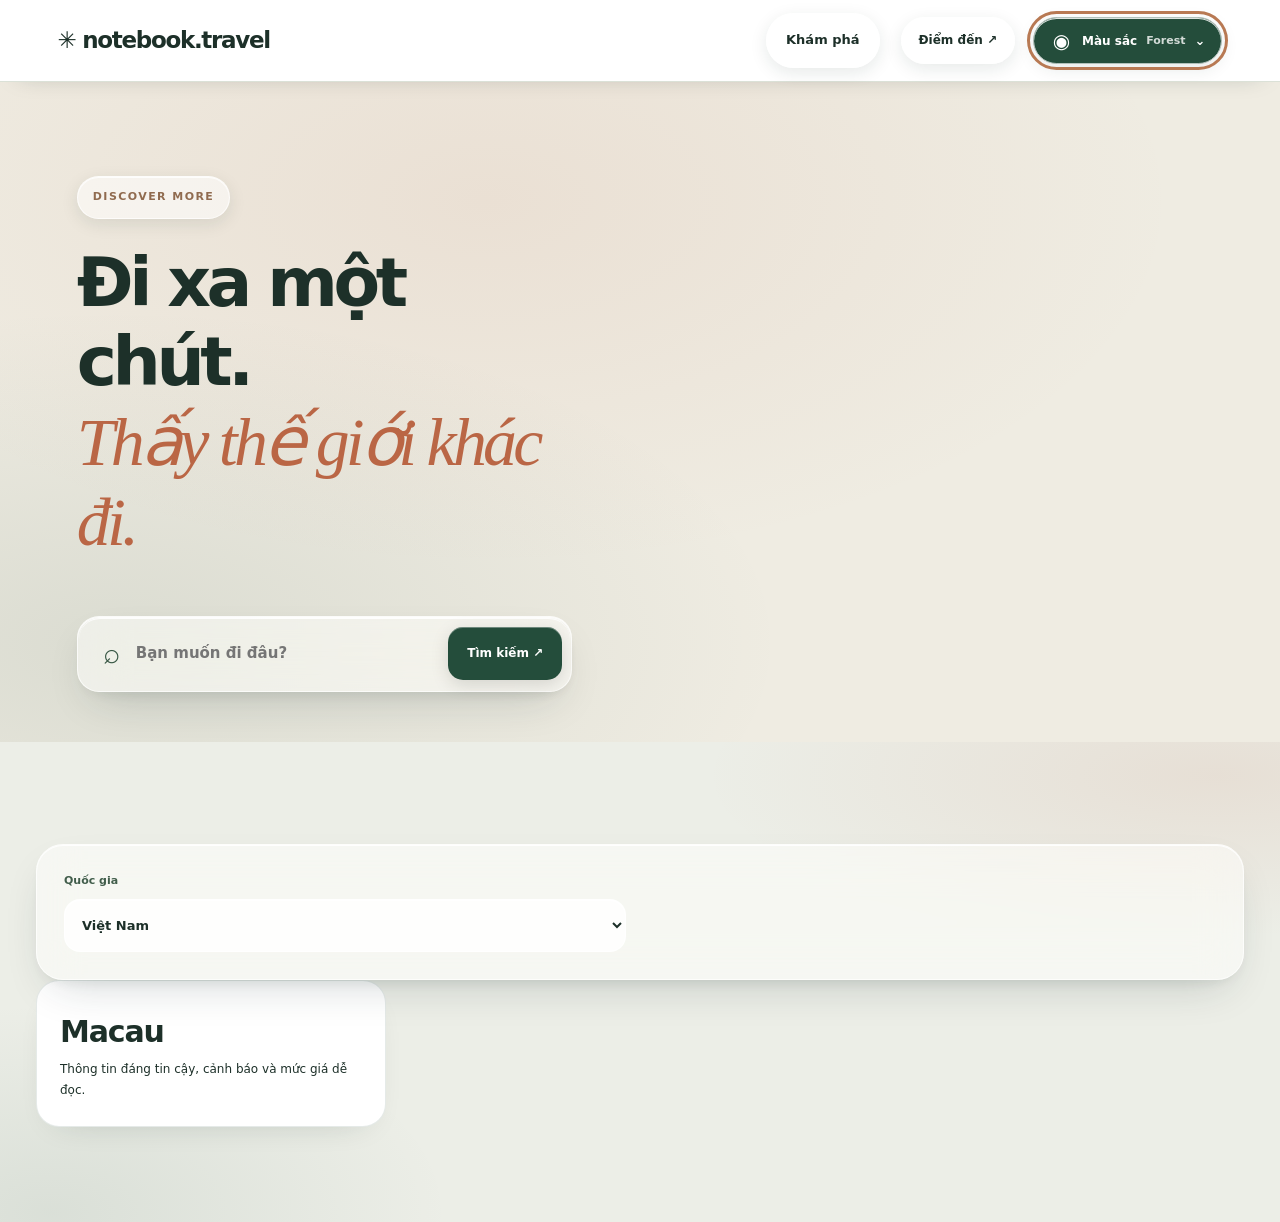
<file: qa/liquid-glass.html>
<!doctype html>
<html lang="vi"><head><meta charset="utf-8"><meta name="viewport" content="width=device-width,initial-scale=1">
<title>Liquid Glass regression QA</title>
<link rel="stylesheet" href="../assets/site.css">
<link rel="stylesheet" href="../assets/design-v3.css">
<link rel="stylesheet" href="../assets/themes.css">
<link rel="stylesheet" href="../assets/typography-v4.css">
<link rel="stylesheet" href="../assets/liquid-glass.css">
<script defer src="../assets/theme.js"></script>
<script defer src="../assets/liquid-glass.js"></script>
</head><body data-page="home">
<header class="v3-header"><a class="v3-logo" href="/">✳ notebook.travel</a><nav><a href="/">Khám phá</a></nav><a href="/" class="v3-nav-cta">Điểm đến ↗</a></header>
<main id="main-content">
<section class="v3-hero"><div class="v3-hero-content"><span class="v3-eyebrow">DISCOVER MORE</span><h1>Đi xa một chút.<br><em>Thấy thế giới khác đi.</em></h1>
<form class="v3-hero-search"><label for="q" class="sr-only">Điểm đến</label><span aria-hidden="true">⌕</span><input id="q" placeholder="Bạn muốn đi đâu?"><button type="button">Tìm kiếm ↗</button></form></div></section>
<section class="v3-directory"><div class="container"><div class="v3-filters"><div class="v3-filter-selects"><label>Quốc gia<select><option>Việt Nam</option></select></label></div></div>
<article class="v3-place-card" style="max-width:350px"><div class="v3-place-body"><h3>Macau</h3><p>Thông tin đáng tin cậy, cảnh báo và mức giá dễ đọc.</p></div></article>
</div></section></main>
<script>
window.addEventListener('load',()=>{
  const fail=err=>{document.body.dataset.glassQa="FAIL";document.body.dataset.glassError=String(err.message||err)};
  try{
    const require=(condition,label)=>{if(!condition)throw Error(label)};
    const header=document.querySelector('.v3-header');
    const search=document.querySelector('.v3-hero-search');
    const filter=document.querySelector('.v3-filters');
    const card=document.querySelector('.v3-place-card');
    const trigger=document.getElementById('theme-trigger');
    require(trigger&&trigger.closest('.v3-header'),'visible switcher in header');
    require(getComputedStyle(header).position==='sticky','sticky glass header');
    require(parseFloat(getComputedStyle(search).borderTopLeftRadius)>=15,'rounded search material');
    require(parseFloat(getComputedStyle(card).borderTopLeftRadius)>=18,'rounded place cards');
    require(getComputedStyle(card).color!=='rgba(0, 0, 0, 0)','readable surface color');
    const backdrop=getComputedStyle(search).backdropFilter || getComputedStyle(search).webkitBackdropFilter;
    if(CSS.supports('backdrop-filter','blur(2px)'))require(backdrop!=='none','search material blur');
    const original={};
    for(const id of ['forest','ocean','sunset','lavender','sakura','midnight']){
      trigger.click();
      require(document.getElementById('theme-panel').hidden===false,'theme picker opens');
      const choice=document.querySelector('[data-theme-choice="'+id+'"]');
      require(choice,'theme option '+id);
      choice.click();
      require(document.documentElement.dataset.colorTheme===id,'theme state '+id);
      require(document.getElementById('theme-panel').hidden,'close after picking');
      original[id]=getComputedStyle(document.body).backgroundColor;
      require(getComputedStyle(filter).borderTopColor!=='rgba(0, 0, 0, 0)','filter edge '+id);
    }
    require(Object.values(original).filter((x,i,a)=>a.indexOf(x)===i).length===6,'six themes must visibly differ');
    trigger.click();document.dispatchEvent(new KeyboardEvent('keydown',{key:'Escape',bubbles:true}));
    require(document.getElementById('theme-panel').hidden,'Escape closes');
    trigger.click();document.querySelector('[data-theme-choice="forest"]').click();
    const bounds=trigger.getBoundingClientRect();
    require(bounds.width>=41,'tap target');
    require(bounds.left>=-1&&bounds.right<=innerWidth+1,'theme control fits viewport');
    require(document.documentElement.scrollWidth<=innerWidth+2,'no horizontal overflow');
    document.body.dataset.glassQa='PASS';
  }catch(e){fail(e);}
});
</script>
</body></html>
</file>
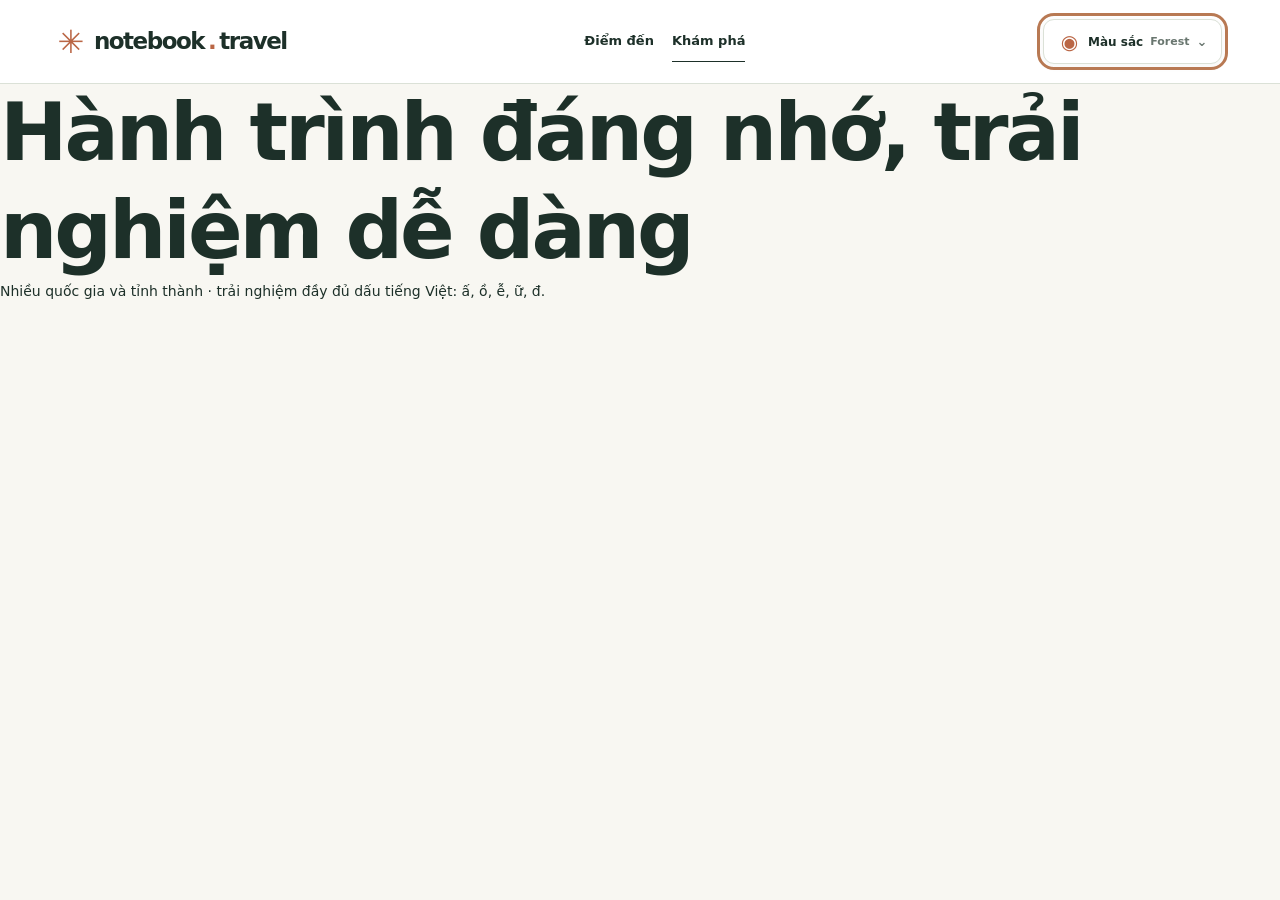
<file: qa/theme-typography.html>
<!doctype html><html lang="vi"><head><meta charset="utf-8"><meta name="viewport" content="width=device-width,initial-scale=1">
<link rel="stylesheet" href="../assets/site.css"><link rel="stylesheet" href="../assets/design-v3.css">
<link rel="stylesheet" href="../assets/themes.css"><link rel="stylesheet" href="../assets/typography-v4.css">
<script defer src="../assets/theme.js"></script>
<title>Theme and typography smoke test</title></head>
<body data-page="home">
<header class="v3-header"><a class="v3-logo" href="/"><span class="v3-mark">✳</span> notebook<span class="v3-dot">.</span>travel</a><nav><a href="/">Điểm đến</a></nav><a class="v3-nav-cta" href="/">Khám phá</a></header>
<main><h1>Hành trình đáng nhớ, trải nghiệm dễ dàng</h1><p>Nhiều quốc gia và tỉnh thành · trải nghiệm đầy đủ dấu tiếng Việt: ấ, ồ, ễ, ữ, đ.</p></main>
<script>
window.addEventListener("load",()=>{
 const trigger=document.getElementById("theme-trigger"),panel=document.getElementById("theme-panel");
 const assert=(v,msg)=>{if(!v)throw new Error(msg);};
 try {
  assert(trigger && panel,"theme picker must be inserted into header");
  assert(trigger.closest(".v3-header"),"picker is not inside header");
  assert(getComputedStyle(document.body).fontFamily.includes("Be Vietnam Pro"),"body uses wrong font");
  assert(getComputedStyle(document.querySelector("h1")).fontFamily.includes("Be Vietnam Pro"),"heading uses wrong font");
  trigger.click();
  assert(!panel.hidden && trigger.getAttribute("aria-expanded")==="true","theme panel cannot open");
  panel.querySelector('[data-theme-choice="ocean"]').click();
  assert(document.documentElement.dataset.colorTheme==="ocean","did not set ocean");
  assert(localStorage.getItem("travel-notebook-color-theme-v1")==="ocean","did not persist selection");
  trigger.click();
  panel.querySelector('[data-theme-choice="midnight"]').click();
  assert(document.documentElement.dataset.colorTheme==="midnight","did not set midnight");
  trigger.click();
  document.dispatchEvent(new KeyboardEvent("keydown",{key:"Escape",bubbles:true}));
  assert(panel.hidden && trigger.getAttribute("aria-expanded")==="false","Escape cannot close palette");
  trigger.click();panel.querySelector('[data-theme-choice="forest"]').click();
  const rect=trigger.getBoundingClientRect();
  assert(rect.left>=-1 && rect.right<=innerWidth+1,"header palette goes offscreen");
  document.body.dataset.qaStatus="PASS";
 }catch(err){document.body.dataset.qaStatus="FAIL";document.body.dataset.qaError=err.message;}
});
</script></body></html>
</file>
<file: assets/site.css>
:root{--ink:#1b302d;--muted:#71807b;--green:#164c40;--mint:#e8f0e8;--cream:#f8f7f2;--gold:#eabb75;--line:#dfe3dc;--white:#fff;--soft:#f1f1e9}*{box-sizing:border-box}html{scroll-behavior:smooth}body{font-family:'DM Sans',system-ui,sans-serif;margin:0;background:var(--cream);color:var(--ink)}button,input,select{font:inherit}button{cursor:pointer}a{color:inherit;text-decoration:none}img{display:block;width:100%;height:100%;object-fit:cover}h1,h2,h3,p{margin:0}h1,h2,.serif{font-family:'Playfair Display',Georgia,serif;letter-spacing:-.045em}h1{font-size:clamp(46px,6.3vw,94px);line-height:1.04}h2{font-size:clamp(31px,3.4vw,51px);line-height:1.1}h3{font-size:21px;line-height:1.22}small,.muted{color:var(--muted)}p{line-height:1.73}header{height:76px;display:flex;align-items:center;justify-content:space-between;padding:0 max(5vw,22px);background:rgba(248,247,242,.96);position:sticky;top:0;z-index:100;backdrop-filter:blur(15px);border-bottom:1px solid var(--line)}.brand{display:flex;align-items:center;gap:10px;font-size:23px;font-weight:800;letter-spacing:-.06em}.brand-icon{width:39px;height:39px;border-radius:50%;display:grid;place-items:center;color:var(--gold);background:var(--green);font-size:27px}.nav-right{display:flex;gap:26px;align-items:center;font-size:13px;font-weight:700}.nav-right a:hover{color:#458d72}.pill,.action{background:var(--green);color:white;border:1px solid var(--green);display:inline-flex;padding:13px 23px;border-radius:40px;font-weight:700;gap:9px;align-items:center;justify-content:center;transition:transform .2s,background .2s}.pill:hover,.action:hover{transform:translateY(-2px);background:#26775f}.pill.light{background:var(--white);color:var(--green);border-color:var(--line)}.container{width:min(1270px,calc(100% - 72px));margin:auto}.eyebrow{text-transform:uppercase;letter-spacing:.22em;font-weight:800;font-size:11px;color:#9b7143;margin-bottom:17px}.hero{min-height:640px;position:relative;overflow:hidden;display:flex;align-items:flex-end;color:#fff}.hero:before{content:"";position:absolute;inset:0;background:linear-gradient(90deg,rgba(7,27,25,.86) 0%,rgba(4,27,24,.34) 77%),linear-gradient(0deg,#10261dbb,transparent 60%);z-index:1}.hero-img{position:absolute;inset:0;background-size:cover;background-position:center}.hero-inner{width:min(1270px,calc(100% - 72px));margin:0 auto;position:relative;z-index:2;padding:90px 0 83px}.hero-inner h1{max-width:850px}.hero-inner p{max-width:640px;font-size:17px;color:#e8eee5;margin:25px 0 34px}.hero-stats{display:flex;flex-wrap:wrap;gap:17px;margin-top:38px}.hero-stats span{border:1px solid #ffffff55;border-radius:40px;padding:9px 14px;font-weight:600;font-size:12px;backdrop-filter:blur(10px)}.section{padding:78px 0}.section-header{display:flex;align-items:end;justify-content:space-between;gap:25px;margin-bottom:30px}.section-header p{margin-top:13px;max-width:660px;color:var(--muted)}.grid{display:grid;grid-template-columns:repeat(3,minmax(0,1fr));gap:22px}.grid.two{grid-template-columns:repeat(2,minmax(0,1fr))}.grid.four{grid-template-columns:repeat(4,minmax(0,1fr))}.card{border-radius:16px;border:1px solid var(--line);overflow:hidden;background:#fff;box-shadow:0 4px 20px #182c2705}.card-img{height:215px;overflow:hidden;background:var(--soft)}.card-img img{transition:transform .5s}.card:hover img{transform:scale(1.055)}.card-body{padding:23px}.card-body p{font-size:13px;color:var(--muted);margin:11px 0;line-height:1.65}.tag{display:inline-block;font-size:11px;font-weight:800;color:#527165;letter-spacing:.05em;border:1px solid #d6e6dc;border-radius:20px;padding:6px 10px;background:#eef5ec;margin-bottom:12px}.line{border-top:1px solid var(--line);margin:18px 0}.price{color:#a26b2c;font-weight:800}.card-footer{display:flex;justify-content:space-between;align-items:center;gap:9px;font-size:12px}.card-footer a{color:var(--green);font-weight:800}.card-footer a:hover{text-decoration:underline}.overview-wrap{background:#fff;border-bottom:1px solid var(--line)}.facts{display:grid;grid-template-columns:repeat(4,1fr);gap:8px;padding:23px 0}.fact{padding:7px 22px;border-right:1px solid var(--line)}.fact:first-child{padding-left:0}.fact:last-child{border:0}.fact span{display:block;font-size:11px;text-transform:uppercase;letter-spacing:.15em;color:#83918b;font-weight:800;margin-bottom:9px}.fact b{font-family:'Playfair Display',serif;font-size:25px}.tabs-shell{position:sticky;top:76px;z-index:70;border-bottom:1px solid var(--line);background:#fafaf5ef;backdrop-filter:blur(20px)}.tabs{display:flex;overflow:auto;scrollbar-width:none;gap:6px;white-space:nowrap}.tabs::-webkit-scrollbar{display:none}.tab{background:transparent;border:0;border-bottom:3px solid transparent;padding:23px 16px 19px;font-size:13px;font-weight:800;color:#81908a}.tab.active{color:var(--green);border-color:var(--green)}.tab:hover{color:var(--green)}.tab-panel{min-height:550px}.intro{font-size:16px;color:#6e7d76;max-width:770px;margin:18px 0 24px}.info-strip{display:flex;gap:15px;padding:20px 24px;border-radius:13px;background:#e7f0e8;border:1px solid #d0e3d5;margin:25px 0;font-size:14px;line-height:1.6}.info-strip.warning{background:#fff2e4;border-color:#f0dbc5}.info-strip strong{display:block;margin-bottom:4px}.split{display:grid;grid-template-columns:1.2fr 1fr;gap:26px}.panel{padding:25px;border-radius:15px;background:#fff;border:1px solid var(--line)}.panel h3{margin-bottom:14px}.list-lines>div{padding:15px 0;border-bottom:1px solid var(--line)}.list-lines>div:last-child{border:0}.list-lines small{display:block;font-size:12px;margin-top:5px}.table-wrap{overflow:auto;border:1px solid var(--line);border-radius:14px;background:#fff}table{width:100%;border-collapse:collapse;text-align:left}th{font-size:11px;letter-spacing:.13em;text-transform:uppercase;background:#eff2eb;color:#65756e}th,td{padding:17px 19px;border-bottom:1px solid var(--line);vertical-align:top}td{font-size:14px}tr:last-child td{border:0}.control-bar{display:flex;gap:10px;flex-wrap:wrap;margin:21px 0 28px;align-items:center}.chip{padding:10px 14px;border:1px solid var(--line);border-radius:28px;color:#5e6f67;background:#fff;font-size:12px;font-weight:800}.chip.selected,.chip:hover{border-color:var(--green);background:var(--green);color:white}.search{min-width:220px;padding:12px 17px;border:1px solid var(--line);border-radius:25px;background:#fff;outline:none;flex:1;max-width:310px}.search:focus,input:focus{border-color:#4c9e81;outline:2px solid #d4ecdf}.calculator{background:#143e35;color:#fff;padding:28px;border-radius:18px}.calculator h3{color:#fff}.calculator label{display:block;color:#c6dacf;font-size:12px;margin:12px 0 7px;font-weight:700}.calculator input{width:100%;border:1px solid #ffffff66;border-radius:10px;padding:13px;background:#ffffff13;color:white}.calculator input::-webkit-inner-spin-button{opacity:.7}.calc-result{font-family:'Playfair Display',serif;color:#f9d18a;font-size:30px;font-weight:700;margin:17px 0 4px}.input-grid{display:grid;grid-template-columns:repeat(2,1fr);gap:8px 14px}.geo-layout{display:grid;grid-template-columns:1fr 300px;gap:20px}.map-box{height:580px;border-radius:17px;overflow:hidden;background:#e6eadd;border:1px solid var(--line)}.map-links{height:580px;overflow:auto;border:1px solid var(--line);background:#fff;border-radius:15px}.map-links a{display:block;padding:14px 17px;border-bottom:1px solid var(--line);font-size:13px;font-weight:700}.map-links a small{display:block;font-weight:400;margin-top:6px}.map-links a:hover{background:#eff4ee}.caution{display:grid;grid-template-columns:40px 1fr;gap:15px;margin-bottom:14px;padding:24px;background:#fff;border:1px solid var(--line);border-radius:14px}.caution .number{font-family:'Playfair Display',serif;font-weight:700;font-size:27px;color:#bc8041}.caution h3{font-size:17px;margin-bottom:8px}.caution p{font-size:13px;color:var(--muted)}.timeline{border-left:2px solid #bdcfbc;margin-left:20px;padding-left:30px}.timeline-item{position:relative;padding:8px 0 29px}.timeline-item:before{content:'';position:absolute;left:-38px;top:13px;width:13px;height:13px;border-radius:50%;background:var(--gold);border:4px solid var(--cream)}.timeline-item h3{font-size:23px;margin-bottom:12px}.timeline-item p{color:var(--muted)}.subtle{color:var(--muted);font-size:12px}.sources a{display:flex;align-items:center;justify-content:space-between;border-bottom:1px solid var(--line);padding:16px 0;gap:20px;font-size:13px;color:var(--green);font-weight:700;overflow-wrap:anywhere}.sources a:hover{text-decoration:underline}.dark-section{background:#143c33;color:#fff;padding:70px 0}.dark-section h2{max-width:760px}.dark-section p{color:#d5e5dc;margin-top:14px;max-width:650px}footer{border-top:1px solid var(--line);padding:42px 0 55px;color:#6e8077;font-size:12px}.footrow{display:flex;justify-content:space-between;gap:22px;flex-wrap:wrap}.footrow a{color:var(--green);font-weight:800}.card .meta{display:flex;justify-content:space-between;gap:9px;color:#8b9c92;font-size:11px;font-weight:700;margin:5px 0}.section-tone{background:#eef0e9}.destination{display:flex;background:white;min-height:340px;border-radius:21px;overflow:hidden;border:1px solid var(--line)}.destination .image{flex:1;background-position:center;background-size:cover}.destination .dest-text{flex:1;padding:45px}.destination h2{margin:10px 0 16px}.destination p{color:var(--muted);margin-bottom:20px}.coming{min-height:170px;border:1px dashed #a9b8ac;border-radius:20px;display:grid;place-items:center;text-align:center;color:#77867e;padding:25px}.spark{font-size:16px;color:#d7a95c}.credit{font-size:12px;margin-top:20px;color:var(--muted)}.empty{padding:40px;color:var(--muted);text-align:center}.counter{font-variant-numeric:tabular-nums}.sr-only{position:absolute;width:1px;height:1px;padding:0;margin:-1px;overflow:hidden;clip:rect(0,0,0,0);white-space:nowrap;border:0}::selection{background:#d9bf89;color:#16392f}
@media(max-width:1050px){.grid.four{grid-template-columns:repeat(2,1fr)}.grid{grid-template-columns:repeat(2,minmax(0,1fr))}.geo-layout{grid-template-columns:1fr}.map-links{height:230px}.split{grid-template-columns:1fr}.facts{grid-template-columns:repeat(2,1fr)}.fact:nth-child(2){border:0}}
@media(max-width:650px){header{height:65px;padding:0 19px}.tabs-shell{top:65px}.brand{font-size:20px}.nav-right{gap:10px}.nav-right .optional{display:none}.container,.hero-inner{width:calc(100% - 36px)}.hero{min-height:620px}.hero-inner{padding:65px 0}.hero-stats{gap:8px}.hero-stats span{font-size:10px}.section{padding:53px 0}.section-header{display:block}.section-header .pill{margin-top:18px}.grid,.grid.two,.grid.four{grid-template-columns:1fr}.facts{grid-template-columns:repeat(2,1fr)}.fact{padding:13px}.fact:nth-child(odd){padding-left:0}.fact b{font-size:21px}.tab{padding:18px 12px;font-size:12px}.card-img{height:230px}.destination{display:block}.destination .image{height:250px}.destination .dest-text{padding:27px}.geo-layout{grid-template-columns:1fr}.map-box{height:440px}th,td{padding:13px 10px;font-size:12px}.calculator{padding:21px}.input-grid{grid-template-columns:1fr 1fr}.footrow{display:block}.footrow p{margin:14px 0}.nav-right a.pill{padding:11px 14px}.split{gap:15px}}
</file>
<file: assets/design-v3.css>
/* Travel Notebook v3 — Modern Travel Editorial. Warm paper, forest ink, terracotta, expressive photography. */
:root{--ink:#25372f;--muted:#738077;--green:#254b3d;--mint:#eaf1e8;--cream:#f8f7f3;--gold:#d9a879;--line:#e1e2d9;--white:#fff;--soft:#f5f2e9;--v3-ink:#1d3029;--v3-moss:#2b5142;--v3-muted:#69766f;--v3-paper:#f8f7f2;--v3-clay:#ba6645;--v3-cream:#ebe8dd}
html{scroll-behavior:smooth;scroll-padding-top:96px}
body{font-family:'Manrope',system-ui,sans-serif;background:var(--v3-paper);color:var(--v3-ink)}
button,input,select,textarea{font-family:inherit}
h1,h2,.serif{font-family:'Fraunces',Georgia,serif;letter-spacing:-.048em}
h3{letter-spacing:-.026em}
:focus-visible{outline:3px solid #a65c39!important;outline-offset:3px}
a{text-underline-offset:4px}
.v3-header{height:84px;position:sticky;top:0;z-index:100;display:flex;align-items:center;justify-content:space-between;padding:0 max(4.5vw,28px);background:#fafaf6eb;backdrop-filter:blur(18px);border-bottom:1px solid #dddcd3}
.v3-logo{display:inline-flex;align-items:center;gap:4px;font-weight:800;letter-spacing:-.07em;font-size:23px;white-space:nowrap}
.v3-mark{font-size:32px;color:var(--v3-clay);line-height:1;margin-right:7px;font-weight:500}
.v3-dot{color:#c56c4e}
.v3-header nav{display:flex;gap:37px;align-items:center}
.v3-header nav a{font-size:13px;font-weight:750;color:#54675d}
.v3-header nav a:hover,.v3-nav-cta:hover{color:var(--v3-clay)}
.v3-nav-cta{font-size:13px;font-weight:800;border-bottom:1px solid var(--v3-ink);padding:9px 0}
.v3-hero{display:grid;grid-template-columns:52% 48%;min-height:680px;background:#efece2}
.v3-hero-content{padding:78px 7.3vw 34px max(6vw,35px);display:flex;flex-direction:column;justify-content:center;max-width:900px}
.v3-eyebrow{font-size:11px;letter-spacing:.18em;font-weight:800;color:#906b4f;text-transform:uppercase;display:block}
.v3-beacon{height:7px;width:7px;display:inline-block;background:#bd744f;border-radius:50%;vertical-align:2px;margin-right:8px}
.v3-hero h1{font-size:clamp(56px,5.65vw,100px);line-height:1.02;color:#20372b;margin:24px 0;letter-spacing:-.065em}
.v3-hero h1 em,.v3-section-heading h2 em,.v3-closing h2 em{font-weight:400;color:#b96747}
.v3-hero-content>p{font-size:15px;line-height:1.9;max-width:510px;color:#5a6d5f}
.v3-hero-search{background:#fff;display:flex;align-items:center;border-radius:9px;padding:7px;box-shadow:0 16px 42px #243f2d18;gap:7px;margin-top:29px;max-width:540px;border:1px solid #e3e4dc;min-height:63px}
.v3-hero-search>span{font-size:29px;color:#385745;margin:0 5px 0 10px}
.v3-hero-search input{width:100%;flex:1;min-width:0;border:0;outline:0;font-size:15px;color:#24392f;padding:13px 4px;background:transparent}
.v3-hero-search input:focus{outline:0!important}
.v3-hero-search:focus-within{outline:3px solid #a4c4a8;outline-offset:2px}
.v3-hero-search button{background:#244d3c;border:0;color:#fff;padding:15px 18px;border-radius:6px;min-height:48px;white-space:nowrap;font-size:12px;font-weight:800}
.v3-hero-search button:hover{background:#356a53}
.v3-suggest{display:flex;gap:10px;align-items:center;flex-wrap:wrap;margin:13px 0 0;font-size:11px;color:#7c877d}
.v3-suggest button{border:0;border-bottom:1px solid #b7bfad;background:none;padding:5px 1px;color:#415647;font-size:11px;font-weight:800}
.v3-suggest button:hover{color:#b26141;border-color:#b26141}
.v3-hero-stats{display:flex;gap:24px;flex-wrap:wrap;border-top:1px solid #dcdccd;padding-top:24px;margin-top:43px}
.v3-hero-stats>span{display:flex;align-items:center;gap:9px;color:#486151}
.v3-hero-stats b{font-family:'Fraunces',Georgia,serif;font-size:28px;line-height:1}
.v3-hero-stats small{font-size:9px;font-weight:800;letter-spacing:.08em;max-width:108px}
.v3-hero-visual{min-height:650px;position:relative;background:#839991;overflow:hidden}
.v3-hero-photo{width:100%;height:100%;position:absolute;inset:0;object-fit:cover;object-position:center;filter:saturate(.86)}
.v3-hero-shade{position:absolute;inset:0;background:linear-gradient(0deg,#132d269e,transparent 47%),linear-gradient(90deg,#23372d1e,transparent)}
.v3-hero-coord{position:absolute;top:30px;right:33px;color:white;font-size:10px;letter-spacing:.16em;font-weight:800;text-shadow:0 1px 4px #0008}
.v3-hero-caption{position:absolute;bottom:45px;left:46px;color:white;display:flex;flex-direction:column;gap:8px;text-shadow:0 2px 9px #0006}
.v3-hero-caption small{font-size:10px;letter-spacing:.2em;font-weight:800}
.v3-hero-caption strong{font-family:'Fraunces',serif;font-size:52px;font-weight:600;line-height:1}
.v3-hero-caption span{font-size:11px;color:#eee}
.v3-floating-postcard{position:absolute;bottom:29%;left:-10px;display:flex;flex-direction:column;background:#f5f1e9;border:8px solid #f5f1e9;width:190px;transform:rotate(-8deg);box-shadow:0 14px 35px #0003}
.v3-floating-postcard img{width:100%;height:98px;object-fit:cover}
.v3-floating-postcard span{padding:10px 3px 4px;font-size:10px;color:#28443b;font-weight:800;letter-spacing:.08em}
.v3-marquee{min-height:57px;background:#234c3c;color:#f0eee6;display:flex;align-items:center;justify-content:space-around;gap:18px;padding:12px 20px;font-size:10px;letter-spacing:.16em;font-weight:800}
.v3-marquee b{color:#d2a76c;font-size:20px}.v3-marquee a{color:#f5edd9}
.v3-inspiration{padding:103px 0 109px}
.v3-section-heading{display:flex;justify-content:space-between;align-items:end;gap:25px;margin-bottom:40px}
.v3-section-heading h2{font-size:clamp(41px,4.4vw,70px);line-height:1.06;margin-top:18px}
.v3-section-heading>p{max-width:330px;font-size:14px;line-height:1.9;color:#65786b}
.v3-posters{display:grid;grid-template-columns:1.25fr .78fr .78fr .78fr;gap:13px;min-height:410px}
.v3-poster{position:relative;min-height:390px;cursor:pointer;padding:0;border:0;background:#9cae9d;text-align:left;overflow:hidden;border-radius:8px}
.v3-poster img{position:absolute;inset:0;height:100%;width:100%;object-fit:cover;transition:transform .45s}
.v3-poster:nth-child(1) img{object-position:60% 50%}.v3-poster:nth-child(3) img{object-position:45% 50%}
.v3-poster:hover img{transform:scale(1.055)}
.v3-poster-shade{position:absolute;inset:0;background:linear-gradient(0deg,#0c2828c0,transparent 56%),linear-gradient(180deg,#0c23204d,transparent 23%)}
.v3-poster-region{position:absolute;top:20px;left:20px;color:#fff;font-size:10px;letter-spacing:.17em;font-weight:900}
.v3-poster-title{position:absolute;bottom:40px;left:22px;right:15px;color:white;display:flex;align-items:flex-end;flex-wrap:wrap;gap:10px;justify-content:space-between}
.v3-poster-title b{font-family:'Fraunces',Georgia,serif;font-size:clamp(28px,2.8vw,44px);letter-spacing:-.04em}
.v3-poster-title span{font-size:11px;font-weight:800;padding-bottom:7px}
.v3-photo-credit{position:absolute;bottom:10px;left:22px;color:#e5e8dbb8;font-size:9px;text-shadow:0 1px 4px #000a}
.v3-image-note{font-size:11px;color:#718274;margin-top:15px}
.v3-image-note a{text-decoration:underline}
.v3-directory{padding:102px 0 95px;background:#eceee7}
.v3-filters{background:#fff;padding:22px 25px 18px;border:1px solid #d9e1d7;border-radius:13px;box-shadow:0 15px 32px #18362509}
.v3-filter-selects{display:grid;grid-template-columns:1fr 1fr auto;gap:14px;align-items:end}
.v3-filter-selects label{font-size:11px;color:#415d4b;font-weight:800}
.v3-filter-selects select{display:block;width:100%;margin-top:8px;min-height:51px;background:#fbfbf9;border:1px solid #cfdbd0;border-radius:7px;color:#314a3b;padding:11px 13px;font-size:13px;font-weight:600}
.v3-clear{border:1px solid #d2ded3;background:#f9faf7;padding:14px 17px;min-height:51px;font-size:12px;border-radius:7px;font-weight:800;color:#385943}
.v3-filter-chips{display:flex;justify-content:space-between;gap:11px;flex-wrap:wrap;margin-top:16px;padding-top:16px;border-top:1px solid #e5eae4}
.v3-filter-chips>div{display:flex;flex-wrap:wrap;gap:7px}
.v3-filter-chips .chip{padding:9px 13px;min-height:39px}
.v3-results-top{display:flex;justify-content:space-between;flex-wrap:wrap;align-items:center;gap:12px;margin:29px 0 21px;font-size:13px;color:#607568;font-weight:800}
.v3-results-top a{color:#1f6547}
.v3-destination-grid{display:grid;grid-template-columns:repeat(3,minmax(0,1fr));gap:19px}
.v3-place-card{background:#fff;border:1px solid #dee3d8;border-radius:10px;overflow:hidden;transition:transform .18s,box-shadow .18s;display:flex;flex-direction:column}
.v3-place-card:hover{transform:translateY(-3px);box-shadow:0 14px 35px #1b322219}
.v3-card-photo,.v3-card-abstract{height:198px;position:relative;overflow:hidden;background:#e8e9df}
.v3-card-photo img{height:100%;width:100%;object-fit:cover}
.v3-card-abstract{display:grid;place-items:center;background:#dfe8df}
.v3-place-card:nth-child(4n+2) .v3-card-abstract{background:#e9e6dc}
.v3-place-card:nth-child(4n+3) .v3-card-abstract{background:#e4eae8}
.v3-place-card:nth-child(4n+4) .v3-card-abstract{background:#e9e3dc}
.v3-card-abstract span{font-family:'Fraunces',serif;font-size:110px;line-height:1;color:#aebca99e}
.v3-card-photo .v3-photo-credit{background:#1b372c8c;border-radius:5px;padding:4px 7px;bottom:9px;left:9px;color:white}
.v3-place-body{padding:22px 22px 20px;display:flex;flex:1;flex-direction:column}
.v3-place-meta{font-size:10px;color:#829388;font-weight:800;letter-spacing:.03em;text-transform:uppercase}
.v3-place-meta span{margin:0 5px}
.v3-place-body h3{font-family:'Fraunces',serif;font-size:30px;line-height:1.2;margin:9px 0}
.v3-place-body>p{font-size:12px;color:#6b7b70;line-height:1.8;flex:1;min-height:44px}
.v3-place-bottom{display:flex;align-items:center;justify-content:space-between;gap:8px;border-top:1px solid #e7e9e2;padding-top:16px;margin-top:22px}
.v3-status{font-size:9px;font-weight:900;letter-spacing:.035em}
.v3-published{color:#287752}.v3-planned{color:#849184}
.v3-place-bottom a{font-size:12px;color:#1f5a3c;font-weight:900}
.v3-results-more{text-align:center;margin-top:34px}
.v3-results-more button,.v3-empty button{padding:15px 27px;border:1px solid #a3b6a2;border-radius:5px;background:transparent;color:#345943;font-size:12px;font-weight:800;min-height:47px}
.v3-empty{text-align:center;grid-column:1/-1;padding:52px 22px;border:1px dashed #b6c6b4;border-radius:12px}
.v3-empty h3{margin-bottom:8px}.v3-empty p{margin-bottom:17px;color:#647466}
.v3-legend{font-size:12px;color:#65796b;margin:30px 0 0}
.v3-how{padding:104px 0 110px;background:#f8f7f2}
.v3-how-grid{display:grid;grid-template-columns:repeat(3,minmax(0,1fr));gap:15px}
.v3-how-card{padding:28px;min-height:300px;display:flex;flex-direction:column;border-radius:8px;background:#eeeae0}
.v3-how-card>span{font-size:10px;letter-spacing:.14em;font-weight:900}
.v3-how-card>b{font-size:55px;line-height:1;margin:27px 0 23px;font-weight:400}
.v3-how-card h3{font-family:'Fraunces',Georgia,serif;font-size:29px;margin-bottom:12px}
.v3-how-card p{font-size:12px;line-height:1.85;flex:1;color:#6c7b6f}
.v3-how-card>strong{font-size:12px;font-weight:900;margin-top:24px}
.v3-how-card.second{background:#244d3e;color:#fff}
.v3-how-card.second p{color:#dde8df}
.v3-how-card.third{background:#e5e4dc}
body[data-page=home] .prep-section{background:#eaece6;padding:93px 0}
body[data-page=home] .prep-box{border-radius:10px;box-shadow:none}
body[data-page=home] .prep-top h2,body[data-page=home] .prep-top h2 em{font-family:'Fraunces',serif}
body[data-page=home] .prep-row{border-radius:8px}
.v3-closing{background:#203e34;color:white;padding:94px 0 97px;text-align:center}
.v3-closing .v3-eyebrow{color:#d4b091}
.v3-closing h2{font-size:clamp(44px,5.5vw,83px);line-height:1.08;margin:24px 0}
.v3-closing h2 em{color:#eac4a4}
.v3-closing p{font-size:14px;color:#d1ddcf;margin-bottom:30px}
.v3-closing .pill{background:#efe7d8;color:#294b39;border:0}
.v3-footer{background:#f5f3ed;padding:60px 0 24px}
.v3-footer-columns{display:grid;grid-template-columns:2fr 1fr 1fr;gap:30px}
.v3-footer-columns>div{display:flex;flex-direction:column;align-items:flex-start;gap:13px}
.v3-footer-columns .v3-logo{font-size:24px}.v3-footer-columns p{font-size:13px;color:#7d8c7d}
.v3-footer-columns b{font-size:10px;letter-spacing:.14em;margin-bottom:12px}
.v3-footer-columns a:not(.v3-logo),.v3-footer-columns span:not(.v3-logo span){font-size:12px;color:#5b7161}
.v3-footer-bottom{display:flex;justify-content:space-between;gap:15px;align-items:center;border-top:1px solid #dfe3db;margin-top:47px;padding-top:23px;font-size:11px;color:#7c8b7c}
.v3-footer-bottom span{font-size:10px;letter-spacing:.16em;font-weight:800}

/* City: image-forward landing, clear editorial cards, calmer fact data surfaces. */
body[data-page=city]{background:#f8f7f3}
body[data-page=city]>#app>header{background:#fafaf6f4;border-bottom:1px solid #e0e1d8}
body[data-page=city] .brand{letter-spacing:-.065em}
body[data-page=city] .brand-icon{background:#274c3c;border-radius:9px}
body[data-page=city] .hero{min-height:585px!important}
body[data-page=city] .hero:before{background:linear-gradient(90deg,#0b2423db 4%,#153a2d89 44%,#13372813 100%),linear-gradient(0deg,#09262085,transparent 65%)}
body[data-page=city] .hero-img{background-position:center 44%;filter:saturate(.9)}
body[data-page=city] .hero-inner{padding-top:68px;padding-bottom:62px}
body[data-page=city] .hero h1{font-size:clamp(66px,7.4vw,116px);max-width:970px;line-height:.99}
body[data-page=city] .hero h1 em{font-weight:400;color:#e7c4a7}
body[data-page=city] .hero .hero-inner>p{font-size:16px;max-width:610px}
body[data-page=city] .eyebrow{color:#aa7953}
body[data-page=city] .tabs-shell{background:#fffaf1f5;border-color:#e5e4d9;box-shadow:0 5px 23px #1224160a}
body[data-page=city] .tab{font-size:12px;min-height:62px}
body[data-page=city] .tab.active{color:#a45739;border-color:#b5694b}
body[data-page=city] .section{padding-top:60px}
body[data-page=city] .section-header h2{font-size:clamp(37px,4vw,60px)}
body[data-page=city] .section-header p{max-width:720px}
body[data-page=city] .card,body[data-page=city] .panel,body[data-page=city] .caution{border-radius:11px;box-shadow:0 2px 16px #18352409}
body[data-page=city] .card-img{height:225px}
body[data-page=city] .card-body h3{font-family:'Fraunces',serif;font-size:23px}
body[data-page=city] .pill,body[data-page=city] .chip{border-radius:8px}
body[data-page=city] .chip.selected{background:#2a5542;color:#fff}
body[data-page=city] .tag{background:#eeeae0;border:0;color:#77573f}
body[data-page=city] .info-strip{border-radius:10px}
body[data-page=city] .calculator{border-radius:12px;background:#244538}
body[data-page=city] .calculator .calc-result{font-family:'Fraunces',serif}
body[data-page=city] .city-hero-actions .pill{border-radius:7px}
body[data-page=city] footer{background:#f0eee6}
.city-breadcrumb{color:#f7e9d8;display:flex;align-items:center;gap:12px;font-size:11px;font-weight:750;letter-spacing:.04em;margin-bottom:24px}
.city-breadcrumb a{text-decoration:underline;text-decoration-color:#ffffff88}
.city-overview-label{margin-bottom:26px;font-size:11px;letter-spacing:.22em;font-weight:800;color:#855a3c}
.city-intro-line{max-width:750px;font-size:15px;color:#6a796e;margin-top:15px;line-height:1.9}
.city-bento{display:grid;grid-template-columns:repeat(12,minmax(0,1fr));grid-auto-rows:minmax(135px,auto);gap:16px;margin-top:33px}
.city-bento>a,.city-bento>div{overflow:hidden;position:relative;border-radius:13px;padding:27px;display:flex;flex-direction:column;justify-content:space-between;min-height:260px;border:1px solid #e1e2d9;background:#fff}
.city-bento .bento-large{grid-column:span 7;min-height:440px;background:#b0b7a8;color:white;padding:28px}
.city-bento .bento-food{grid-column:span 5;background:#e5ded2;padding:25px}
.city-bento .bento-cost{grid-column:span 4;background:#eae8de}
.city-bento .bento-map{grid-column:span 4;background:#dfe9df}
.city-bento .bento-safe{grid-column:span 4;background:#f5e7da}
.city-bento .bento-event{grid-column:span 7;background:#fff}
.city-bento .bento-route{grid-column:span 5;background:#244a3a;color:white}
.city-bento img{position:absolute;inset:0;width:100%;height:100%;object-fit:cover;transition:transform .4s}
.city-bento>a:hover img{transform:scale(1.05)}
.city-bento .bento-large:before,.city-bento .bento-food:before{content:'';position:absolute;inset:0;z-index:1;background:linear-gradient(0deg,#102b26d4,transparent 70%)}
.city-bento .bento-food:before{background:linear-gradient(0deg,#1d3029d8,transparent 70%)}
.city-bento .bt-kicker,.city-bento .bt-title,.city-bento .bt-link,.city-bento .bt-copy,.city-bento .bt-decoration{position:relative;z-index:2}
.city-bento .bt-kicker{font-size:10px;letter-spacing:.15em;font-weight:900;text-transform:uppercase;line-height:1.5}
.city-bento .bt-title{font-family:'Fraunces',serif;font-size:clamp(29px,3vw,43px);line-height:1.15;font-weight:600}
.city-bento .bt-copy{font-size:13px;color:#65756a;line-height:1.8;max-width:390px}
.city-bento .bento-large .bt-copy,.city-bento .bento-food .bt-copy,.city-bento .bento-route .bt-copy{color:#e1e9df}
.city-bento .bt-link{font-size:12px;font-weight:900;border-bottom:1px solid currentColor;align-self:flex-start;padding-bottom:5px}
.city-bento .bt-decoration{font-family:'Fraunces',serif;font-size:70px;line-height:1;color:#416a546b}
.city-bento .bento-cost .bt-decoration{font-size:32px;color:#ad6648}
.city-bento .bento-safe .bt-decoration{font-size:55px;color:#c87951}
.city-bento .bento-map .bt-decoration{font-size:72px;color:#528368}
.city-overview-after{margin:54px 0 0}
.city-overview-after .section-header h2{font-size:42px!important}
.city-facts-inline{display:flex;align-items:stretch;gap:12px;margin-top:25px;flex-wrap:wrap}
.city-fact-pill{background:#fff;border:1px solid #e2e4dc;padding:14px 20px;border-radius:10px;display:flex;flex-direction:column;gap:8px;min-width:170px}
.city-fact-pill strong{font-family:'Fraunces',serif;font-size:20px}
.city-fact-pill span{font-size:11px;color:#6a796b;font-weight:700}
.city-overview-footer{margin-top:25px;font-size:12px;color:#829086}
.city-route-cta{border-radius:10px;background:#204839;color:#fff;padding:25px;display:flex;align-items:center;justify-content:space-between;gap:18px;margin-top:43px}
.city-route-cta h3{font-family:'Fraunces',serif;font-size:28px;margin-bottom:8px}
.city-route-cta p{color:#d1dfd0;font-size:12px}
.city-route-cta a{padding:13px 20px;background:#f4f0e8;border-radius:8px;color:#214837;font-weight:800;font-size:12px;white-space:nowrap}
/* Map first — the map is sticky at desktop, editable stops on the right. */
body[data-page=city] .guide-layout{display:grid;grid-template-columns:minmax(0,1.1fr) minmax(0,.95fr);grid-template-areas:'map itinerary';gap:22px;align-items:start}
body[data-page=city] .guide-layout>aside{grid-area:map;position:sticky;top:155px;max-height:calc(100vh - 170px);overflow-y:auto;scrollbar-width:thin}
body[data-page=city] .guide-layout>section{grid-area:itinerary}
body[data-page=city] .guide-map{height:min(53vh,490px);min-height:345px;border-radius:10px}
body[data-page=city] .guide-stop{border-left:4px solid #34624c;box-shadow:0 4px 15px #1d362608}
body[data-page=city] .guide-stop[draggable=true]{cursor:grab}
body[data-page=city] .guide-stop.dragging{opacity:.42}
body[data-page=city] .guide-stop.drop-target{outline:3px dashed #b4774e;outline-offset:1px}
body[data-page=city] .guide-leg{margin:3px 0 3px 30px}
body[data-page=city] .guide-map-container{background:#fff}
body[data-page=city] .guide-export{background:#f2eee4}
body[data-page=city] .guide-stop-actions .chip{border-radius:5px}
body[data-page=city] .guide-toolbar{background:#fff;padding:14px 18px;border:1px solid #e4e4da;border-radius:10px;margin-bottom:18px}
body[data-page=city] .guide-stop .guide-drag-hint{font-size:10px;color:#819086;display:block;margin-bottom:11px;letter-spacing:.04em;font-weight:800}
body[data-page=city] .guide-map-container .eyebrow{color:#935f40}
body[data-page=city] .guide-dash-number{background:#254c3d;color:white;border:2px solid #eae4d7;border-radius:50%;width:30px;height:30px;display:grid;place-items:center;font-weight:900;font-size:12px;box-shadow:0 3px 10px #0004}
/* Accessible controls */
button:focus-visible,a:focus-visible,select:focus-visible,input:focus-visible{outline:3px solid #b87953!important;outline-offset:3px}
@media(max-width:1200px){.v3-posters{grid-template-columns:repeat(2,1fr)}.v3-poster{min-height:360px}.v3-hero-content{padding-left:5vw;padding-right:4vw}.v3-hero h1{font-size:clamp(54px,5.2vw,80px)}.v3-floating-postcard{left:-14px;bottom:35%;width:145px}}
@media(max-width:980px){.v3-hero{grid-template-columns:56% 44%}.v3-hero-content{padding:65px 30px}.v3-hero h1{font-size:clamp(47px,6vw,70px)}.v3-hero-visual{min-height:600px}.v3-floating-postcard{display:none}.v3-destination-grid{grid-template-columns:repeat(2,minmax(0,1fr))}.v3-how-grid{grid-template-columns:1fr}.v3-how-card{min-height:230px}.city-bento .bento-large{grid-column:span 7}.city-bento .bento-food{grid-column:span 5}body[data-page=city] .guide-layout{grid-template-columns:1fr;grid-template-areas:'map' 'itinerary'}body[data-page=city] .guide-layout>aside{position:static;max-height:none;overflow:visible}body[data-page=city] .guide-map{height:400px}}
@media(max-width:700px){.v3-header{height:66px;padding:0 18px}.v3-logo{font-size:20px}.v3-mark{font-size:25px;margin-right:4px}.v3-header nav{display:none}.v3-nav-cta{font-size:11px}.v3-hero{grid-template-columns:1fr}.v3-hero-content{padding:56px 20px 32px}.v3-hero h1{font-size:clamp(52px,11.3vw,77px)}.v3-hero-content>p{font-size:13px}.v3-hero-visual{min-height:350px;max-height:420px}.v3-hero-caption{left:25px;bottom:30px}.v3-hero-caption strong{font-size:44px}.v3-hero-stats{margin-top:25px}.v3-marquee{gap:10px;font-size:9px}.v3-marquee span:nth-of-type(2),.v3-marquee b{display:none}.v3-inspiration,.v3-directory,.v3-how{padding:62px 0}.v3-section-heading{display:block;margin-bottom:26px}.v3-section-heading>p{max-width:600px;margin-top:16px}.v3-section-heading h2{font-size:clamp(43px,10vw,60px)}.v3-posters{grid-template-columns:repeat(2,minmax(0,1fr));gap:8px}.v3-poster{min-height:280px}.v3-poster-title{bottom:35px;left:13px}.v3-poster-title b{font-size:29px}.v3-poster-title span{font-size:10px}.v3-poster-region{top:12px;left:13px}.v3-photo-credit{left:13px}.v3-filter-selects{grid-template-columns:1fr}.v3-destination-grid{grid-template-columns:1fr}.v3-card-photo,.v3-card-abstract{height:220px}.v3-filters{padding:16px}.v3-how-card{min-height:255px}.v3-footer-columns{grid-template-columns:1fr 1fr}.v3-footer-columns>div:first-child{grid-column:span 2}.v3-footer-bottom{flex-wrap:wrap}.v3-closing{padding:75px 0}.city-bento{grid-template-columns:repeat(2,minmax(0,1fr));gap:11px}.city-bento>a,.city-bento>div{padding:19px;min-height:220px}.city-bento .bento-large,.city-bento .bento-food,.city-bento .bento-cost,.city-bento .bento-map,.city-bento .bento-safe,.city-bento .bento-event,.city-bento .bento-route{grid-column:span 2}.city-bento .bento-large{min-height:340px}.city-bento .bento-food{min-height:295px}.city-bento .bt-title{font-size:35px}.city-route-cta{display:block}.city-route-cta a{display:inline-block;margin-top:18px}}
@media(max-width:420px){.v3-hero h1{font-size:48px}.v3-hero-search button{padding:13px 12px;font-size:11px}.v3-hero-search input{font-size:13px}.v3-hero-stats{gap:17px}.v3-hero-stats small{font-size:8px}.v3-hero-stats b{font-size:22px}.v3-poster{min-height:240px}.v3-poster-title b{font-size:25px}.v3-poster-title span{display:none}.v3-place-body h3{font-size:27px}}
@media(prefers-reduced-motion:reduce){.v3-poster img,.v3-place-card{transition:none!important}html{scroll-behavior:auto}}


/* Design Lab: alternate directions. Production defaults to Modern Travel Editorial. */
html[data-concept="minimal"]{--v3-paper:#fffdf9;--v3-moss:#282a25}
html[data-concept="minimal"] .v3-hero{display:block;background:#fcfbf6;min-height:0}
html[data-concept="minimal"] .v3-hero-content{margin:auto;max-width:1180px;padding:115px 50px 100px}
html[data-concept="minimal"] .v3-hero h1{font-size:clamp(70px,8.5vw,130px);max-width:980px}
html[data-concept="minimal"] .v3-hero h1 em{color:#876f5e}
html[data-concept="minimal"] .v3-hero-visual,html[data-concept="minimal"] .v3-marquee{display:none}
html[data-concept="minimal"] .v3-inspiration{border-top:1px solid #e4e1d9}
html[data-concept="minimal"] .v3-directory{background:#f7f6f2}
html[data-concept="minimal"] .v3-place-card{border-radius:0;box-shadow:none}
html[data-concept="minimal"] .v3-card-photo,html[data-concept="minimal"] .v3-card-abstract{height:145px}
html[data-concept="minimal"] .v3-poster{border-radius:0}
html[data-concept="minimal"] .v3-how-card{border-radius:0}
html[data-concept="immersive"] .v3-hero{display:block;position:relative;background:#123527;overflow:hidden}
html[data-concept="immersive"] .v3-hero-content{position:relative;z-index:3;max-width:none;min-height:790px;width:min(1180px,calc(100% - 70px));padding:95px 0 90px;margin:auto;color:#fff}
html[data-concept="immersive"] .v3-hero h1{color:#fff;max-width:1050px;font-size:clamp(68px,8vw,128px)}
html[data-concept="immersive"] .v3-hero h1 em{color:#e4c39f}
html[data-concept="immersive"] .v3-hero-content>p{color:#eef3ea;max-width:620px}
html[data-concept="immersive"] .v3-hero .v3-eyebrow{color:#e3ceac}
html[data-concept="immersive"] .v3-suggest,html[data-concept="immersive"] .v3-suggest button{color:#f1eee4;border-color:#b9c6bb}
html[data-concept="immersive"] .v3-hero-stats{border-color:#fff5}
html[data-concept="immersive"] .v3-hero-stats>span{color:#f1efdd}
html[data-concept="immersive"] .v3-hero-visual{position:absolute;inset:0;height:100%;min-height:0}
html[data-concept="immersive"] .v3-hero-shade{background:linear-gradient(90deg,#09271fe3 0%,#123728b0 47%,#0c2b204b 100%)}
html[data-concept="immersive"] .v3-hero-caption{left:auto;right:45px;bottom:40px;text-align:right}
html[data-concept="immersive"] .v3-floating-postcard{display:none}
html[data-concept="immersive"] .v3-posters{grid-template-columns:repeat(4,1fr)}
html[data-concept="immersive"] .v3-poster{min-height:500px}
html[data-concept="bento"] .v3-hero{grid-template-columns:57% 43%;background:#f1f0e7}
html[data-concept="bento"] .v3-hero-content{padding:55px 5vw 38px 6vw}
html[data-concept="bento"] .v3-hero h1{font-size:clamp(52px,5.5vw,83px)}
html[data-concept="bento"] .v3-hero-visual{border:15px solid #f1f0e7;border-radius:25px;min-height:610px}
html[data-concept="bento"] .v3-posters{grid-template-columns:repeat(6,1fr);grid-auto-rows:200px}
html[data-concept="bento"] .v3-poster{min-height:0;grid-column:span 2;grid-row:span 1;border-radius:16px}
html[data-concept="bento"] .v3-poster:first-child{grid-column:span 3;grid-row:span 2}
html[data-concept="bento"] .v3-poster:nth-child(2){grid-column:span 3}
html[data-concept="bento"] .v3-poster:nth-child(3),html[data-concept="bento"] .v3-poster:nth-child(4){grid-column:span 3}
html[data-concept="bento"] .v3-poster-title b{font-size:31px}
html[data-concept="bento"] .v3-destination-grid{grid-template-columns:repeat(4,1fr)}
html[data-concept="bento"] .v3-place-card:first-child{grid-column:span 2;grid-row:span 2}
html[data-concept="bento"] .v3-place-card:first-child .v3-card-photo{height:415px}
html[data-concept="bento"] .v3-place-card{border-radius:14px}
@media(max-width:950px){
html[data-concept="bento"] .v3-destination-grid{grid-template-columns:repeat(2,1fr)}
html[data-concept="bento"] .v3-place-card:first-child{grid-column:span 1;grid-row:span 1}
html[data-concept="bento"] .v3-place-card:first-child .v3-card-photo{height:198px}
html[data-concept="bento"] .v3-hero{grid-template-columns:1fr 42%}
}
@media(max-width:700px){
html[data-concept="minimal"] .v3-hero-content{width:calc(100% - 36px);padding:66px 0}
html[data-concept="minimal"] .v3-hero h1{font-size:clamp(55px,11vw,76px)}
html[data-concept="immersive"] .v3-hero-content{width:calc(100% - 36px);min-height:670px;padding:80px 0 90px}
html[data-concept="immersive"] .v3-hero h1{font-size:clamp(55px,11vw,76px)}
html[data-concept="immersive"] .v3-hero-caption{right:20px}
html[data-concept="immersive"] .v3-posters{grid-template-columns:repeat(2,1fr)}
html[data-concept="immersive"] .v3-poster{min-height:290px}
html[data-concept="bento"] .v3-hero{grid-template-columns:1fr}
html[data-concept="bento"] .v3-hero-visual{height:330px;min-height:330px;border:10px solid #f1f0e7}
html[data-concept="bento"] .v3-posters{grid-template-columns:repeat(2,1fr);grid-auto-rows:170px}
html[data-concept="bento"] .v3-poster:first-child{grid-column:span 2;grid-row:span 2}
html[data-concept="bento"] .v3-poster:nth-child(2),html[data-concept="bento"] .v3-poster:nth-child(3),html[data-concept="bento"] .v3-poster:nth-child(4){grid-column:span 1}
html[data-concept="bento"] .v3-poster:nth-child(4){grid-column:span 2}
html[data-concept="bento"] .v3-destination-grid{grid-template-columns:1fr}
}

/* Unified navigation on both city and atlas screens */
body[data-page=city] .city-v3-header{height:84px;padding:0 max(4.5vw,28px);background:#fafaf6f4}
body[data-page=city] .city-v3-header nav{display:flex;gap:30px;align-items:center}
body[data-page=city] .city-v3-header nav a{color:#52665b;font-weight:800;font-size:12px}
body[data-page=city] .city-v3-header .v3-nav-cta{font-size:12px}
body[data-page=city] .tabs-shell{top:84px}
body[data-page=city] .city-v3-header .v3-logo{font-size:23px;letter-spacing:-.07em}
body[data-page=city] .v3-footer{border-top:1px solid #e2e5db;padding:65px 0 25px;color:#243b30}
body[data-page=city] .v3-footer .v3-footer-columns>div p{margin:0;color:#738372}
body[data-page=city] .v3-footer .v3-logo{font-size:24px;color:#213e31}
body[data-page=city] .v3-footer a{color:#31513d}
body[data-page=city] .v3-footer-bottom{color:#788779}
@media(max-width:700px){
body[data-page=city] .city-v3-header{height:66px;padding:0 18px}
body[data-page=city] .city-v3-header nav{display:none}
body[data-page=city] .city-v3-header .v3-logo{font-size:19px}
body[data-page=city] .city-v3-header .v3-nav-cta{font-size:11px}
body[data-page=city] .tabs-shell{top:66px}
}


/* Editorial inspiration by interest; not a recommendation ranking. */
.v3-moods{display:flex;align-items:center;justify-content:space-between;gap:20px;margin-top:23px;background:#eeefe8;padding:20px 22px;border-radius:8px}
.v3-moods strong{letter-spacing:.13em;font-size:10px;color:#6c765f;white-space:nowrap}
.v3-moods>div{display:flex;flex-wrap:wrap;gap:8px;justify-content:flex-end}
.v3-moods button{background:#fff;border:1px solid #d7dfd3;border-radius:50px;font-size:12px;font-weight:800;color:#345441;padding:10px 14px;min-height:43px}
.v3-moods button:hover,.v3-moods button.selected{background:#234b3c;color:#fff;border-color:#234b3c}
@media(max-width:800px){.v3-moods{align-items:flex-start;flex-direction:column}.v3-moods>div{justify-content:flex-start}}
</file>
<file: assets/themes.css>
/* Color Themes V1: deliberate tonal systems, not only an accent hue.
   Loaded AFTER design-v3.css on atlas and city, and after inline CSS in Design Lab.
*/
:root{
 --tone-ink:#1d3029;--tone-muted:#69766f;--tone-canvas:#f8f7f2;--tone-sheet:#fff;
 --tone-hero:#efece2;--tone-soft:#eceee7;--tone-pale:#e9eee7;
 --tone-primary:#244d3b;--tone-primary-hover:#356a53;--tone-accent:#ba6645;
 --tone-accent-on:#fff;--tone-line:#dbe1d7;--tone-deep:#203e34;--tone-contrast:#fff;
 --tone-highlight:#edc5a7;--tone-search:#fff;--tone-card-soft:#f4f1e8;
}
html[data-color-theme="ocean"]{
 --tone-ink:#183b4b;--tone-muted:#5e7e8c;--tone-canvas:#f2f8fb;--tone-sheet:#fff;
 --tone-hero:#e5f3f8;--tone-soft:#e5f1f5;--tone-pale:#dceef5;
 --tone-primary:#20536e;--tone-primary-hover:#286d8d;--tone-accent:#be7450;
 --tone-line:#cddfe7;--tone-deep:#193e56;--tone-highlight:#f1c79a;--tone-card-soft:#dcecf1;
}
html[data-color-theme="sunset"]{
 --tone-ink:#51352d;--tone-muted:#8c6e60;--tone-canvas:#fff7f0;--tone-sheet:#fffdfb;
 --tone-hero:#f9e9da;--tone-soft:#faebdf;--tone-pale:#f5e3d3;
 --tone-primary:#915139;--tone-primary-hover:#a86142;--tone-accent:#b35d4c;
 --tone-line:#ead9ce;--tone-deep:#6f382b;--tone-highlight:#f4c8a1;--tone-card-soft:#f6e4d7;
}
html[data-color-theme="lavender"]{
 --tone-ink:#393448;--tone-muted:#756e89;--tone-canvas:#faf7fd;--tone-sheet:#fff;
 --tone-hero:#ede7f4;--tone-soft:#f0eaf6;--tone-pale:#e8e0f1;
 --tone-primary:#655583;--tone-primary-hover:#806b9d;--tone-accent:#a25b89;
 --tone-line:#e0d8eb;--tone-deep:#3d355b;--tone-highlight:#ead2f0;--tone-card-soft:#eee6f2;
}
html[data-color-theme="sakura"]{
 --tone-ink:#49363c;--tone-muted:#8b7278;--tone-canvas:#fff9f8;--tone-sheet:#fff;
 --tone-hero:#faeaeb;--tone-soft:#f8edef;--tone-pale:#f6e6e9;
 --tone-primary:#8e5361;--tone-primary-hover:#ad6f7e;--tone-accent:#b66276;
 --tone-line:#ebdade;--tone-deep:#613c48;--tone-highlight:#f9cbcf;--tone-card-soft:#f9e8eb;
}
html[data-color-theme="midnight"]{
 --tone-ink:#e8efe8;--tone-muted:#b4c4c2;--tone-canvas:#15242b;--tone-sheet:#20323a;
 --tone-hero:#192e36;--tone-soft:#1d3038;--tone-pale:#243941;
 --tone-primary:#78c4b3;--tone-primary-hover:#98d7c7;--tone-accent:#e0b875;
 --tone-accent-on:#182932;--tone-line:#3b5356;--tone-deep:#10232b;
 --tone-highlight:#e8ca95;--tone-search:#243a41;--tone-card-soft:#263d43;
 --green:#78c4b3;--cream:#15242b;--ink:#e8efe8;--muted:#b4c4c2;--line:#3b5356;
}
:root{
 --v3-ink:var(--tone-ink);--v3-moss:var(--tone-primary);--v3-muted:var(--tone-muted);
 --v3-paper:var(--tone-canvas);--v3-clay:var(--tone-accent);--v3-cream:var(--tone-soft);
 --green:var(--tone-primary);--cream:var(--tone-canvas);--ink:var(--tone-ink);
 --muted:var(--tone-muted);--line:var(--tone-line);--soft:var(--tone-soft);
 color-scheme:light;
}
html[data-color-theme="midnight"]{color-scheme:dark}
html[data-color-theme] body{background:var(--tone-canvas);color:var(--tone-ink)}
html[data-color-theme] .v3-header,html[data-color-theme] .city-v3-header,html[data-color-theme] .lab-nav{background:var(--tone-sheet);border-color:var(--tone-line);color:var(--tone-ink)}
html[data-color-theme] .v3-header nav a,html[data-color-theme] .city-v3-header nav a,html[data-color-theme] .v3-nav-cta,html[data-color-theme] .v3-logo{color:var(--tone-ink)}
html[data-color-theme] .v3-mark,html[data-color-theme] .v3-dot{color:var(--tone-accent)}
html[data-color-theme] .v3-hero{background:var(--tone-hero)}
html[data-color-theme] .v3-hero h1,html[data-color-theme] .v3-hero .v3-hero-content>p,html[data-color-theme] .v3-hero-stats>span{color:var(--tone-ink)}
html[data-color-theme] .v3-hero h1 em,html[data-color-theme] .v3-section-heading h2 em{color:var(--tone-accent)}
html[data-color-theme] .v3-hero-search{background:var(--tone-search);border-color:var(--tone-line)}
html[data-color-theme] .v3-hero-search input{color:var(--tone-ink)}
html[data-color-theme] .v3-hero-search button,html[data-color-theme] .v3-clear,html[data-color-theme] .v3-results-more button{border-color:var(--tone-line)}
html[data-color-theme] .v3-hero-search button{background:var(--tone-primary);color:var(--tone-contrast)}
html[data-color-theme="midnight"] .v3-hero-search button{color:#112b32}
html[data-color-theme] .v3-hero-stats{border-color:var(--tone-line)}
html[data-color-theme] .v3-suggest button{color:var(--tone-ink);border-color:var(--tone-line)}
html[data-color-theme] .v3-marquee{background:var(--tone-deep);color:var(--tone-contrast)}
html[data-color-theme] .v3-inspiration,html[data-color-theme] .v3-how{background:var(--tone-canvas)}
html[data-color-theme] .v3-directory,html[data-color-theme] .v3-moods{background:var(--tone-soft)}
html[data-color-theme] .v3-moods button,html[data-color-theme] .v3-place-card,html[data-color-theme] .v3-filters{background:var(--tone-sheet);color:var(--tone-ink);border-color:var(--tone-line)}
html[data-color-theme] .v3-moods button.selected,html[data-color-theme] .v3-moods button:hover{background:var(--tone-primary);color:var(--tone-contrast);border-color:var(--tone-primary)}
html[data-color-theme="midnight"] .v3-moods button.selected,html[data-color-theme="midnight"] .v3-moods button:hover{color:#132a30}
html[data-color-theme] .v3-card-abstract{background:var(--tone-card-soft)}
html[data-color-theme] .v3-card-abstract span{color:var(--tone-accent);opacity:.35}
html[data-color-theme] .v3-place-body h3,html[data-color-theme] .v3-place-body>p,html[data-color-theme] .v3-section-heading>p{color:var(--tone-ink)}
html[data-color-theme] .v3-place-bottom{border-color:var(--tone-line)}
html[data-color-theme] .v3-place-bottom a,.v3-results-top a{color:var(--tone-primary)}
html[data-color-theme] .v3-status.v3-published{color:var(--tone-primary)}
html[data-color-theme] .v3-status.v3-planned{color:var(--tone-muted)}
html[data-color-theme] .v3-filters select,html[data-color-theme] .v3-clear{color:var(--tone-ink);background:var(--tone-sheet);border-color:var(--tone-line)}
html[data-color-theme] .v3-how-card.first,html[data-color-theme] .v3-how-card.third{background:var(--tone-card-soft);color:var(--tone-ink)}
html[data-color-theme] .v3-how-card.second,html[data-color-theme] .v3-closing{background:var(--tone-deep);color:var(--tone-contrast)}
html[data-color-theme] .v3-how-card h3{color:inherit}
html[data-color-theme] .v3-how-card p{color:var(--tone-muted)}
html[data-color-theme] .v3-how-card.second p{color:#dfebe6}
html[data-color-theme] .v3-footer,html[data-color-theme] .v3-footer-columns a,html[data-color-theme] .v3-footer .v3-logo{background:var(--tone-soft);color:var(--tone-ink)}
html[data-color-theme] .v3-footer-columns p,html[data-color-theme] .v3-footer-columns span,html[data-color-theme] .v3-footer-bottom{color:var(--tone-muted)}
html[data-color-theme] .v3-closing .pill{background:var(--tone-highlight);color:#213b35}
html[data-color-theme] .prep-section,html[data-color-theme] body[data-page=home] .prep-section{background:var(--tone-soft)}
html[data-color-theme] .prep-box,html[data-color-theme] .prep-row,html[data-color-theme] .prep-fields input,html[data-color-theme] .prep-fields select,html[data-color-theme] .prep-custom input{background:var(--tone-sheet);color:var(--tone-ink);border-color:var(--tone-line)}
html[data-color-theme] .prep-row.prep-done{background:var(--tone-card-soft)}
html[data-color-theme] .prep-copy strong,html[data-color-theme] .prep-top h2,html[data-color-theme] .prep-summary{color:var(--tone-ink)}
html[data-color-theme] .prep-fields label,html[data-color-theme] .prep-custom>label{color:var(--tone-ink)}
html[data-color-theme] .prep-track{background:var(--tone-line)}
html[data-color-theme] #prep-progress{background:var(--tone-accent)}
html[data-color-theme] .prep-note{background:var(--tone-pale);color:var(--tone-ink);border-color:var(--tone-line)}
/* City tabs, bento, info cards, itinerary: palette is consistent throughout. */
html[data-color-theme] body[data-page=city]{background:var(--tone-canvas)}
html[data-color-theme] body[data-page=city] .tabs-shell{background:var(--tone-sheet);border-color:var(--tone-line)}
html[data-color-theme] body[data-page=city] .tab{color:var(--tone-muted)}
html[data-color-theme] body[data-page=city] .tab.active{color:var(--tone-accent);border-color:var(--tone-accent)}
html[data-color-theme] body[data-page=city] .card,html[data-color-theme] body[data-page=city] .panel,html[data-color-theme] body[data-page=city] .caution,html[data-color-theme] body[data-page=city] .intel-card,html[data-color-theme] body[data-page=city] .guide-stop{background:var(--tone-sheet);color:var(--tone-ink);border-color:var(--tone-line)}
html[data-color-theme] body[data-page=city] .city-bento>a:not(.bento-large):not(.bento-food),html[data-color-theme] body[data-page=city] .city-bento>div{background:var(--tone-card-soft);color:var(--tone-ink);border-color:var(--tone-line)}
html[data-color-theme] body[data-page=city] .city-bento .bento-route{background:var(--tone-deep)!important;color:var(--tone-contrast)!important}
html[data-color-theme] body[data-page=city] .city-bento .bt-copy{color:var(--tone-ink)}
html[data-color-theme] body[data-page=city] .city-bento .bento-large .bt-copy,html[data-color-theme] body[data-page=city] .city-bento .bento-food .bt-copy,html[data-color-theme] body[data-page=city] .city-bento .bento-route .bt-copy{color:#e2e9e1}
html[data-color-theme] body[data-page=city] .city-fact-pill,html[data-color-theme] body[data-page=city] .guide-toolbar,html[data-color-theme] body[data-page=city] .guide-map-container{background:var(--tone-sheet);border-color:var(--tone-line)}
html[data-color-theme] body[data-page=city] .city-route-cta,html[data-color-theme] body[data-page=city] .guide-dash-number{background:var(--tone-deep);color:var(--tone-contrast)}
html[data-color-theme] body[data-page=city] .city-route-cta a{background:var(--tone-highlight);color:#283831}
html[data-color-theme] body[data-page=city] .guide-export,html[data-color-theme] body[data-page=city] .guide-story{background:var(--tone-card-soft)}
html[data-color-theme] body[data-page=city] .guide-stop{border-left-color:var(--tone-accent)}
html[data-color-theme] body[data-page=city] .info-strip{background:var(--tone-card-soft);color:var(--tone-ink)}
html[data-color-theme] body[data-page=city] .pill{background:var(--tone-primary);color:var(--tone-contrast);border-color:var(--tone-primary)}
html[data-color-theme="midnight"] body[data-page=city] .pill{color:#10282d}
html[data-color-theme] body[data-page=city] .pill.light{background:var(--tone-sheet);color:var(--tone-ink)}
html[data-color-theme] body[data-page=city] .chip{background:var(--tone-sheet);color:var(--tone-ink);border-color:var(--tone-line)}
html[data-color-theme] body[data-page=city] .chip.selected{background:var(--tone-primary);color:var(--tone-contrast)}
html[data-color-theme="midnight"] body[data-page=city] .chip.selected{color:#112a30}
html[data-color-theme] body[data-page=city] .city-tab-mobile select{background:var(--tone-sheet);color:var(--tone-ink)}
html[data-color-theme] body[data-page=city] .guide-add select,html[data-color-theme] body[data-page=city] .guide-toolbar select{background:var(--tone-sheet);color:var(--tone-ink);border-color:var(--tone-line)}
html[data-color-theme] body[data-page=city] .v3-footer{background:var(--tone-soft);color:var(--tone-ink)}
html[data-color-theme] body[data-page=city] .v3-footer a{color:var(--tone-ink)}
/* Preserve readable photographed hero and map: don't recolor image tiles or map tiles. */
html[data-color-theme="midnight"] .v3-hero .v3-hero-search input::placeholder{color:#aabfc0}
html[data-color-theme="midnight"] .v3-hero-visual{background:#203943}
html[data-color-theme="midnight"] .v3-hero-visual-label,html[data-color-theme="midnight"] .v3-hero-caption{color:#fff}
html[data-color-theme="midnight"] .guide-map{color:#263b35}
html[data-color-theme="midnight"] .info-strip p,html[data-color-theme="midnight"] .panel p,html[data-color-theme="midnight"] .guide-story{color:#dbe4df}
html[data-color-theme="midnight"] .v3-filters label,html[data-color-theme="midnight"] .prep-bottom span{color:#cbd9d5}
/* Accessible theme studio. */
.theme-switcher{position:relative;flex:0 0 auto;z-index:120}
.theme-trigger{display:flex;align-items:center;justify-content:center;gap:8px;padding:10px 12px;min-height:42px;border:1px solid var(--tone-line);background:var(--tone-sheet);color:var(--tone-ink);border-radius:9px;cursor:pointer;font:800 12px 'Manrope',system-ui,sans-serif;white-space:nowrap}
.theme-trigger:hover,.theme-trigger[aria-expanded=true]{border-color:var(--tone-accent)}
.theme-trigger-icon{font-size:20px;color:var(--tone-accent);line-height:1}
.theme-panel{position:absolute;right:0;top:calc(100% + 15px);width:min(360px,calc(100vw - 35px));padding:18px;border:1px solid var(--tone-line);border-radius:15px;background:var(--tone-sheet);color:var(--tone-ink);box-shadow:0 15px 45px #080c0d35;z-index:250;text-align:left;max-height:min(75vh,590px);overflow-y:auto}
.theme-panel[hidden]{display:none!important}
.theme-panel-head{display:flex;align-items:flex-start;justify-content:space-between;margin-bottom:18px;gap:12px}
.theme-panel-head strong{font:750 20px 'Fraunces',Georgia,serif}
.theme-panel-head p{font-size:11px;color:var(--tone-muted);margin-top:5px;line-height:1.5}
.theme-close{border:1px solid var(--tone-line);width:32px;height:32px;border-radius:7px;background:var(--tone-sheet);color:var(--tone-ink);font-size:20px}
.theme-options{display:grid;grid-template-columns:1fr 1fr;gap:8px}
.theme-choice{position:relative;display:flex;flex-direction:column;gap:8px;text-align:left;align-items:flex-start;padding:12px;background:var(--tone-sheet);border:1px solid var(--tone-line);border-radius:10px;color:var(--tone-ink);min-height:116px;cursor:pointer}
.theme-choice.chosen{border-color:var(--tone-accent);box-shadow:0 0 0 1px var(--tone-accent)}
.theme-swatches{display:flex;gap:3px;height:28px}
.theme-swatches i{display:inline-block;width:28px;height:28px;border-radius:5px;border:1px solid #9caba340}
.theme-swatches i:first-child{width:42px}
.theme-option-copy strong{display:block;font-size:12px}
.theme-option-copy small{display:block;font-size:10px;color:var(--tone-muted);margin-top:3px;line-height:1.4}
.theme-check{position:absolute;top:13px;right:11px;display:none;font-size:13px;color:var(--tone-accent)}
.theme-choice.chosen .theme-check{display:block}
.theme-privacy{font-size:10px;color:var(--tone-muted);margin-top:16px;line-height:1.7}
/* App CSS hardcoded tab buttons/side copy: keep legible on dark. */
html[data-color-theme="midnight"] input,html[data-color-theme="midnight"] select,html[data-color-theme="midnight"] textarea{accent-color:#80c5b4}
html[data-color-theme="midnight"] .v3-hero-visual{isolation:isolate}
@media(max-width:850px){.theme-switcher{margin-left:auto;margin-right:12px}.theme-trigger{padding:9px 10px}.theme-trigger>span:not(.theme-trigger-icon){display:none}}
@media(max-width:470px){.theme-options{grid-template-columns:1fr 1fr}.theme-choice{min-height:115px;padding:9px}.theme-swatches i{width:21px;height:24px}.theme-swatches i:first-child{width:30px}.theme-panel{right:-40px}.theme-trigger{font-size:11px;min-height:40px}}
/* Specificity guard: no color theme should negate usable contrast on concept pages. */
html[data-color-theme="midnight"][data-concept="immersive"] .v3-hero h1,html[data-color-theme="midnight"][data-concept="immersive"] .v3-hero .v3-hero-content>p{color:#fff}
</file>
<file: assets/typography-v4.css>
/*
 * Travel Notebook typography v4
 * Be Vietnam Pro: modern, Vietnamese-native headings + UI copy.
 * Lora italic: small editorial signature, only where deliberately emphasized.
 * Keep font-fallback safe when Google Fonts is unreachable.
 */
:root {
  --font-body: "Be Vietnam Pro", system-ui, -apple-system, "Segoe UI", sans-serif;
  --font-heading: "Be Vietnam Pro", system-ui, -apple-system, "Segoe UI", sans-serif;
  --font-editorial: "Lora", Georgia, "Times New Roman", serif;
}
html { -webkit-text-size-adjust: 100%; text-rendering: optimizeLegibility; }
body, button, input, textarea, select { font-family:var(--font-body); }
body { font-size: 14px; line-height: 1.7; font-weight: 400; }
p { line-height: 1.8; }
h1,h2,h3,h4,.serif,
.v3-hero h1,
.v3-section-heading h2,
.v3-closing h2,
.city-bento .bt-title,
.v3-poster-title b,
.v3-place-body h3,
.v3-how-card h3,
.v3-hero-caption strong,
.city-route-cta h3,
.city-bento .bt-decoration,
.city-fact-pill strong,
.v3-hero-stats b,
.value-grid h3,
body[data-page=city] .card-body h3,
body[data-page=city] .section-header h2,
body[data-page=home] .prep-top h2,
body[data-page=home] .prep-top h2 em,
.theme-panel-head strong,
.lab-nav h1,.hero h1,
.mock h3,.details h2,.decision h2 {
  font-family: var(--font-heading);
  font-optical-sizing: auto;
  letter-spacing: -.038em;
  font-weight: 700;
}
h1,h2,h3,h4 { line-height:1.21; }
.v3-hero h1 {
  font-weight: 700;
  line-height:1.17;
  letter-spacing: -.06em;
  font-size:clamp(51px,5.3vw,88px);
}
.v3-section-heading h2, .v3-closing h2 {
  font-weight:700;
  line-height:1.17;
  letter-spacing:-.05em;
}
.v3-hero h1 em,
.v3-section-heading h2 em,
.v3-closing h2 em,
body[data-page=city] .hero h1 em,
.prep-top h2 em,
.hero h1 em {
  font-family:var(--font-editorial);
  font-style:italic;
  font-weight:500;
  letter-spacing:-.055em;
}
.v3-logo,.brand,.lab-logo {
  font-family:var(--font-body);
  font-weight:800;
  letter-spacing:-.065em;
}
.v3-place-body h3,
.v3-poster-title b,
.v3-how-card h3,
.city-bento .bt-title {
  font-weight:700;
  letter-spacing:-.038em;
  line-height:1.24;
}
.v3-hero-caption strong {
  font-size:clamp(36px,3.8vw,50px);
  font-weight:700;
}
.v3-hero-content>p,.v3-section-heading>p,
.city-bento .bt-copy,
.v3-place-body>p,
body[data-page=city] .card-body p {
  font-family:var(--font-body);
  letter-spacing:0;
}
.v3-place-meta,.v3-eyebrow,.eyebrow,.v3-status,.v3-photo-credit,
.v3-poster-region,.v3-how-card>span,.city-overview-label,
.v3-hero-stats small {
  font-family:var(--font-body);
  letter-spacing:.085em;
  font-weight:700;
}
.v3-header nav a,.v3-nav-cta,.v3-hero-search button,
.v3-place-bottom a,.tab,.chip,.pill,.theme-trigger {
  font-family:var(--font-body);
  font-weight:700;
}
/* Keep accent glyphs from clipping; maintain accessible mobile titles. */
body[data-page=city] .hero h1 {line-height:1.16;letter-spacing:-.057em;font-size:clamp(53px,6.8vw,95px);}
body[data-page=city] .city-bento .bento-large .bt-title,
body[data-page=city] .city-bento .bento-food .bt-title {line-height:1.19;}
body[data-page=city] .hero-inner {overflow:visible;}
body[data-page=home] .prep-top h2 em {font-family:var(--font-editorial);font-weight:500;}
/* Visible, first-class theme selector in header. */
.v3-header {gap:18px;}
.v3-header #theme-switcher {
  margin-left:auto;
  margin-right:0;
  order:3;
  flex:0 0 auto;
}
.v3-header .v3-nav-cta {order:2;white-space:nowrap;margin-left:0;}
.v3-header nav {order:1;margin-left:auto;}
.v3-header .v3-logo {order:0;}
.v3-header .theme-trigger {
  min-height:44px;
  padding:10px 14px;
  gap:7px;
  font:700 12px var(--font-body);
  border-radius:11px;
  background:var(--tone-sheet);
  color:var(--tone-ink);
  border:1px solid var(--tone-line);
  box-shadow:0 2px 8px #1224160c;
}
.theme-trigger-icon {
  display:inline-grid;
  place-items:center;
  font-size:20px;
  width:23px;
  height:23px;
  color:var(--tone-accent);
}
.theme-trigger-title,.theme-trigger-name {
  display:inline-block;
}
.theme-trigger-name {color:var(--tone-muted);font-size:11px;}
.theme-chevron {font-size:13px;color:var(--tone-muted);}
.v3-header .theme-trigger:hover,
.v3-header .theme-trigger[aria-expanded=true] {
  background:var(--tone-soft);
  border-color:var(--tone-accent);
}
.v3-header .theme-panel {
  right:0;
  top:calc(100% + 12px);
  font-family:var(--font-body);
  box-shadow:0 18px 55px #0b1b2240;
}
.v3-header .theme-panel-head strong {font-family:var(--font-body);font-weight:800;font-size:17px;}
.theme-options .theme-option-copy strong {font-family:var(--font-body);font-size:12px;letter-spacing:0;}
.theme-panel .theme-privacy {font-size:11px;}
@media(max-width:1100px){
  .v3-header nav,body[data-page=city] .city-v3-header nav {display:none!important;}
}
@media(max-width:700px){
 .v3-header,body[data-page=city] .city-v3-header{gap:10px;}
 .v3-header .v3-nav-cta,body[data-page=city] .city-v3-header .v3-nav-cta{display:none;}
 .v3-header .theme-trigger{min-height:44px;padding:9px 12px;}
 .v3-header .theme-trigger .theme-trigger-title{display:inline-flex!important;font-size:0;}
 .v3-header .theme-trigger .theme-trigger-title::after{content:"Màu";font-size:12px;}
 .v3-header .theme-trigger .theme-trigger-name,.v3-header .theme-trigger .theme-chevron{display:none!important;}
 .v3-header .theme-trigger-icon{display:inline-grid!important;}
 .v3-header .theme-panel{right:0;width:min(345px,calc(100vw - 28px));}
 .v3-logo,body[data-page=city] .city-v3-header .v3-logo{font-size:19px;}
 .v3-hero h1{font-size:clamp(43px,10.5vw,70px);line-height:1.2;}
 body[data-page=city] .hero h1{font-size:clamp(43px,9.6vw,69px);line-height:1.2;}
 .v3-section-heading h2{font-size:clamp(35px,8.5vw,54px);}
 .v3-how-card h3{font-size:26px;}
}
/* No movement is needed for choosing a color. */
@media(prefers-reduced-motion:reduce){
 .theme-panel,.theme-trigger{animation:none;transition:none;}
}


/* Keep the same explicit palette access in the Design Lab header. */
.lab-nav .theme-switcher{margin-left:auto;flex-shrink:0;}
.lab-nav .theme-trigger{font-family:var(--font-body);font-weight:700;}
.lab-nav .theme-panel-head strong{font-family:var(--font-body);}
@media(max-width:700px){
  .lab-nav .back{display:none;}
  .lab-nav .theme-trigger .theme-trigger-title{display:inline-flex!important;font-size:0;}
  .lab-nav .theme-trigger .theme-trigger-title::after{content:"Màu";font-size:12px;}
  .lab-nav .theme-trigger .theme-trigger-name,.lab-nav .theme-trigger .theme-chevron{display:none!important;}
  .lab-nav .theme-trigger-icon{display:inline-grid!important;}
  .lab-nav .theme-panel{right:0;width:min(340px,calc(100vw - 28px));}
}


/* Tablet: keep a textual label instead of leaving only a mysterious glyph. */
@media(min-width:701px) and (max-width:850px){
 .v3-header .theme-trigger .theme-trigger-title,
 .lab-nav .theme-trigger .theme-trigger-title{display:inline-flex!important;}
 .v3-header .theme-trigger .theme-trigger-name,
 .lab-nav .theme-trigger .theme-trigger-name{display:none!important;}
 .v3-header .theme-trigger .theme-chevron{display:inline-flex!important;}
}
@media(min-width:701px) and (max-width:1100px){
 .v3-header .v3-nav-cta{margin-left:auto;}
 .v3-header #theme-switcher{margin-left:0;}
}
@media(max-width:700px){
 .v3-header #theme-switcher{margin-left:auto;}
}
</file>
<file: assets/liquid-glass.css>
/*
  Travel Notebook · Liquid Glass V5
  Browser-native progressive enhancement of the site's interface — not Apple's
  proprietary/native dynamic refraction engine. Glass for navigation and active
  controls, paper-like reading surfaces for descriptions, reports and safety.
  Requires existing theme tokens from themes.css and Vietnamese typography.
*/
:root {
  --lg-radius: 24px;
  --lg-radius-sm: 15px;
  --lg-blur: 22px;
  --lg-highlight: rgba(255,255,255,.88);
  --lg-tint: rgba(255,255,255,.53);
  --lg-sheen: rgba(255,255,255,.32);
  --lg-border: rgba(255,255,255,.69);
  --lg-shadow: 0 18px 46px -18px rgba(26,47,49,.24), 0 7px 18px -10px rgba(38,58,50,.15),inset 0 1px 0 rgba(255,255,255,.88);
  --lg-control-shadow: 0 5px 17px rgba(23,45,41,.10),inset 0 1px 0 rgba(255,255,255,.78);
  --lg-edge: rgba(41,80,70,.12);
}
html[data-color-theme="ocean"]{--lg-tint:rgba(239,250,255,.57);--lg-sheen:rgba(195,232,248,.34);--lg-edge:rgba(44,91,112,.12);}
html[data-color-theme="sunset"]{--lg-tint:rgba(255,249,241,.60);--lg-sheen:rgba(255,219,194,.34);--lg-edge:rgba(151,89,62,.12);}
html[data-color-theme="lavender"]{--lg-tint:rgba(250,245,255,.61);--lg-sheen:rgba(217,198,241,.31);--lg-edge:rgba(107,83,143,.14);}
html[data-color-theme="sakura"]{--lg-tint:rgba(255,248,251,.62);--lg-sheen:rgba(252,204,217,.31);--lg-edge:rgba(139,69,90,.13);}
html[data-color-theme="midnight"]{
  --lg-tint:rgba(27,44,53,.82);
  --lg-highlight:rgba(199,232,224,.25);
  --lg-sheen:rgba(110,183,177,.10);
  --lg-border:rgba(190,231,222,.26);
  --lg-edge:rgba(163,224,217,.14);
  --lg-shadow:0 20px 48px -16px rgba(0,0,0,.48),0 6px 18px -8px rgba(0,0,0,.32),inset 0 1px 0 rgba(218,251,242,.17);
  --lg-control-shadow:0 8px 22px #04151b66,inset 0 1px 0 #c0e9e12a;
}
html{scroll-padding-top:112px}
body{background:var(--tone-canvas);color:var(--tone-ink)}
/* An atmospheric canvas, not a heavy fixed backdrop or looping animation. */
body[data-page="home"] #main-content{position:relative;isolation:isolate}
body[data-page="home"] .v3-inspiration,
body[data-page="home"] .v3-directory,
body[data-page="home"] .v3-how,
body[data-page="home"] .prep-section {position:relative;isolation:isolate}
body[data-page="home"] .v3-inspiration::before,
body[data-page="home"] .v3-directory::before {
  content:"";position:absolute;inset:0;z-index:-1;pointer-events:none;
  background:radial-gradient(ellipse 50% 42% at 95% 7%,color-mix(in srgb,var(--tone-accent) 11%,transparent),transparent 80%),
             radial-gradient(ellipse 38% 53% at 4% 98%,color-mix(in srgb,var(--tone-primary) 9%,transparent),transparent 82%);
}
/* Floating glass navigation — maintain visible contrast in every theme */
html body .v3-header,html body[data-page=city] .city-v3-header{
  position:sticky;top:0;z-index:130;
  height:82px;
  background:color-mix(in srgb,var(--tone-sheet) 78%,transparent);
  border:0;border-bottom:1px solid var(--lg-border);
  box-shadow:0 10px 26px -21px rgba(22,42,39,.38),inset 0 1px 0 var(--lg-highlight);
  -webkit-backdrop-filter:blur(var(--lg-blur)) saturate(165%);
  backdrop-filter:blur(var(--lg-blur)) saturate(165%);
  padding-inline:max(4.5vw,24px);
}
.v3-header .v3-logo{letter-spacing:-.057em;font-weight:800}
.v3-header nav{
  gap:5px;padding:5px;border:1px solid var(--lg-border)!important;
  border-radius:999px;
  background:var(--lg-tint);
  -webkit-backdrop-filter:blur(14px) saturate(150%);
  backdrop-filter:blur(14px) saturate(150%);
  box-shadow:var(--lg-control-shadow);
}
.v3-header nav a,html body[data-page=city] .city-v3-header nav a{
  padding:10px 14px;border-radius:999px;
  color:var(--tone-ink);transition:background .18s ease,transform .18s ease;
}
.v3-header nav a:hover{background:var(--lg-sheen);transform:translateY(-1px)}
.v3-header .v3-nav-cta{
  display:inline-flex;align-items:center;justify-content:center;
  padding:12px 17px;min-height:44px;margin-left:3px;
  border:1px solid var(--lg-border);border-radius:999px;
  background:var(--lg-tint);color:var(--tone-ink);
  box-shadow:var(--lg-control-shadow);font-size:12px;text-decoration:none;
}
.v3-header .v3-nav-cta:hover{border-color:var(--tone-accent);background:var(--tone-soft)}
.v3-header #theme-switcher{margin-left:0;margin-right:0}
.v3-header .theme-trigger,.lab-nav .theme-trigger{
  background:var(--tone-primary)!important;
  color:var(--tone-contrast)!important;
  border:1px solid color-mix(in srgb,var(--tone-primary) 35%,white)!important;
  box-shadow:var(--lg-control-shadow),inset 0 1px 0 rgba(255,255,255,.28);
  border-radius:999px!important;min-height:46px;gap:9px;padding:11px 16px!important;
  transition:transform .18s ease,box-shadow .18s ease;
}
html[data-color-theme="midnight"] .v3-header .theme-trigger,
html[data-color-theme="midnight"] .lab-nav .theme-trigger{color:#0d2e34!important}
.v3-header .theme-trigger:hover,.lab-nav .theme-trigger:hover{transform:translateY(-1px);box-shadow:0 10px 24px #0002,inset 0 1px 0 #ffffff50}
.v3-header .theme-trigger-icon,.v3-header .theme-trigger-name,.v3-header .theme-chevron,
.lab-nav .theme-trigger-icon,.lab-nav .theme-trigger-name,.lab-nav .theme-chevron{color:inherit!important}
.v3-header .theme-trigger-title,.lab-nav .theme-trigger-title{font-weight:750}
.v3-header .theme-trigger-name,.lab-nav .theme-trigger-name{font-size:11px;opacity:.8}
.theme-panel{
  border-radius:24px!important;
  border:1px solid var(--lg-border)!important;
  background:color-mix(in srgb,var(--tone-sheet) 92%,transparent)!important;
  box-shadow:0 25px 75px -20px rgba(0,0,0,.33),inset 0 1px 0 var(--lg-highlight)!important;
  -webkit-backdrop-filter:blur(26px) saturate(170%);
  backdrop-filter:blur(26px) saturate(170%);
}
.theme-choice{border-radius:15px!important;transition:transform .16s ease,box-shadow .16s ease}
.theme-choice:hover{transform:translateY(-2px);box-shadow:var(--lg-control-shadow)}
.theme-choice.chosen{background:var(--tone-soft)!important}
/* Immersive cinematic hero with polished floating controls */
.v3-hero{
  min-height:660px;
  background:linear-gradient(132deg,var(--tone-hero),var(--tone-canvas));
  position:relative;isolation:isolate;
}
.v3-hero::before{
  content:"";position:absolute;inset:0;z-index:-1;pointer-events:none;
  background:radial-gradient(ellipse 72% 74% at 38% 18%,color-mix(in srgb,var(--tone-accent) 9%,transparent),transparent 75%),
             radial-gradient(ellipse 67% 65% at 9% 85%,color-mix(in srgb,var(--tone-primary) 10%,transparent),transparent 78%);
}
.v3-hero-content{position:relative;isolation:isolate}
.v3-hero-content>.v3-eyebrow{
  align-self:flex-start;border:1px solid var(--lg-border);
  border-radius:999px;padding:11px 15px;
  background:var(--lg-tint);box-shadow:var(--lg-control-shadow);
  letter-spacing:.13em;
}
.v3-hero h1{letter-spacing:-.065em;line-height:1.17}
.v3-hero h1 em{text-shadow:0 1px 0 #ffffff18}
.v3-hero-search{
  position:relative;
  border-radius:22px;
  border:1px solid var(--lg-border)!important;
  background:var(--lg-tint)!important;
  -webkit-backdrop-filter:blur(24px) saturate(165%);
  backdrop-filter:blur(24px) saturate(165%);
  box-shadow:var(--lg-shadow)!important;
  padding:9px;min-height:76px;max-width:595px;
  transition:box-shadow .2s ease,transform .2s ease;
}
.v3-hero-search::before{
  content:"";position:absolute;inset:1px;pointer-events:none;
  border-radius:21px 21px 18px 18px;border-top:1px solid var(--lg-highlight);
}
.v3-hero-search:focus-within{outline:2px solid var(--tone-accent);outline-offset:3px;box-shadow:var(--lg-shadow),0 0 0 4px color-mix(in srgb,var(--tone-accent) 15%,transparent)!important}
.v3-hero-search input{min-width:0;background:transparent!important;font-weight:600}
.v3-hero-search button{
  border-radius:15px!important;min-height:53px;padding:16px 19px;
  box-shadow:inset 0 1px 0 #ffffff55,0 5px 18px #0002;
  transition:transform .2s ease,box-shadow .2s ease;
}
.v3-hero-search button:hover{transform:translateY(-1px);box-shadow:0 9px 22px #0003,inset 0 1px 0 #ffffff66}
.v3-suggest button{border:1px solid var(--lg-border);border-radius:999px;padding:8px 12px;background:var(--lg-tint);box-shadow:var(--lg-control-shadow);transition:transform .2s}
.v3-suggest button:hover{transform:translateY(-2px)}
.v3-hero-stats{border-top:1px solid var(--lg-border);margin-top:37px}
.v3-hero-visual{position:relative;min-height:650px}
.v3-hero-visual::after{
  content:"";position:absolute;inset:0;pointer-events:none;
  box-shadow:inset 3px 0 0 #ffffff1f,inset 0 0 48px #052a3014;
}
.v3-hero-coord{
  top:28px;right:27px;
  padding:10px 14px;border:1px solid #ffffff65;border-radius:999px;
  background:#16352f42;-webkit-backdrop-filter:blur(13px);
  backdrop-filter:blur(13px);
}
.v3-hero-caption{
  left:35px;bottom:32px;padding:22px 25px;border-radius:24px;
  max-width:min(85%,410px);color:#fff;
  border:1px solid rgba(255,255,255,.47);
  background:linear-gradient(135deg,rgba(26,52,48,.63),rgba(26,52,48,.29));
  -webkit-backdrop-filter:blur(16px) saturate(155%);
  backdrop-filter:blur(16px) saturate(155%);
  box-shadow:0 15px 45px rgba(0,0,0,.20),inset 0 1px 0 rgba(255,255,255,.33);
  text-shadow:0 2px 9px #0008;
}
.v3-hero-caption strong{font-size:clamp(35px,3.5vw,51px)}
.v3-floating-postcard{
  width:175px;left:-23px;bottom:37%;
  border:6px solid rgba(255,255,255,.67);
  background:rgba(255,255,255,.77);
  box-shadow:0 19px 45px #071c1a40;
  -webkit-backdrop-filter:blur(14px);
  backdrop-filter:blur(14px);
  border-radius:13px;overflow:hidden;
}
.v3-floating-postcard img{border-radius:6px}
.v3-marquee{
  background:color-mix(in srgb,var(--tone-deep) 88%,transparent);
  border-top:1px solid #ffffff20;border-bottom:1px solid #ffffff20;
}
.v3-inspiration,.v3-how{background:transparent}
.v3-posters{gap:17px}
.v3-poster{
  border:1px solid #ffffff80;
  border-radius:25px!important;overflow:hidden;
  box-shadow:0 17px 34px -20px #17352b50,0 1px 0 #fff;
}
.v3-poster::after{
  content:"";position:absolute;inset:1px;pointer-events:none;
  border-radius:24px;border:1px solid #ffffff53;
  box-shadow:inset 0 12px 18px -19px #fff;
}
.v3-poster-region{
  border:1px solid #ffffff8c;
  background:#214c3b70;
  -webkit-backdrop-filter:blur(13px);backdrop-filter:blur(13px);
  padding:9px 12px;border-radius:999px;
}
.v3-moods{
  border:1px solid var(--lg-border);
  border-radius:24px!important;
  background:var(--lg-tint)!important;
  box-shadow:var(--lg-shadow);
  -webkit-backdrop-filter:blur(16px) saturate(140%);
  backdrop-filter:blur(16px) saturate(140%);
}
.v3-moods button,html[data-color-theme] .v3-moods button{
  border:1px solid var(--lg-border);
  background:color-mix(in srgb,var(--tone-sheet) 80%,transparent);
  color:var(--tone-ink);border-radius:999px;
  box-shadow:var(--lg-control-shadow);
}
.v3-moods button.selected,.v3-moods button:hover,
html[data-color-theme] .v3-moods button.selected,
html[data-color-theme] .v3-moods button:hover{
  background:var(--tone-primary);border-color:var(--tone-primary);
  color:white;box-shadow:0 6px 17px #0002;
}
html[data-color-theme="midnight"] .v3-moods button.selected,
html[data-color-theme="midnight"] .v3-moods button:hover{color:#0b2931}
/* Liquid control trays but calm, grounded article surfaces. */
.v3-directory{background:color-mix(in srgb,var(--tone-soft) 86%,var(--tone-canvas))}
.v3-filters{
  border:1px solid var(--lg-border)!important;
  border-radius:27px!important;
  background:var(--lg-tint)!important;
  box-shadow:var(--lg-shadow)!important;
  -webkit-backdrop-filter:blur(22px) saturate(160%);
  backdrop-filter:blur(22px) saturate(160%);
  padding:27px;
}
.v3-filter-selects select,html[data-color-theme] .v3-filter-selects select{
  border:1px solid var(--lg-border);
  border-radius:16px;
  background:color-mix(in srgb,var(--tone-sheet) 85%,transparent);
  box-shadow:inset 0 1px 0 var(--lg-highlight);
  min-height:53px;
}
.v3-filter-chips{border-color:var(--lg-border)}
.v3-filter-chips button,.v3-clear,.v3-results-more button,
.v3-empty button{
  border-radius:999px!important;border:1px solid var(--lg-border)!important;
  background:color-mix(in srgb,var(--tone-sheet) 83%,transparent)!important;
  color:var(--tone-ink)!important;
  box-shadow:var(--lg-control-shadow);
  transition:transform .17s ease,background .17s ease;
}
.v3-filter-chips button:hover,.v3-clear:hover,.v3-results-more button:hover{
  transform:translateY(-2px);border-color:var(--tone-accent)!important;
}
.v3-filter-chips button.selected{
  color:white!important;background:var(--tone-primary)!important;border-color:var(--tone-primary)!important;
}
html[data-color-theme="midnight"] .v3-filter-chips button.selected{color:#103039!important}
.v3-place-card{
  border:1px solid var(--lg-edge)!important;border-radius:23px!important;
  background:var(--tone-sheet)!important;
  box-shadow:0 12px 35px -24px #152f2b4f,inset 0 1px 0 var(--lg-highlight);
  overflow:hidden;
}
.v3-place-card:hover{box-shadow:0 24px 52px -22px #14352e3d,0 5px 14px -8px #14352e22;transform:translateY(-4px)}
.v3-card-photo,.v3-card-abstract{height:205px}
.v3-place-body{padding:23px}
.v3-status{
  border:1px solid var(--lg-edge);
  background:var(--tone-soft);
  border-radius:999px;padding:7px 9px;
  letter-spacing:.025em;
}
.v3-place-bottom>a{border-radius:999px;background:var(--tone-soft);padding:9px 11px;white-space:nowrap}
.v3-how-grid{gap:20px}
.v3-how-card,.v3-how-card.first,.v3-how-card.third{
  border-radius:24px!important;
  border:1px solid var(--lg-edge);
  background:color-mix(in srgb,var(--tone-sheet) 88%,var(--tone-soft))!important;
  color:var(--tone-ink);box-shadow:0 15px 35px -27px #12342c60,inset 0 1px 0 var(--lg-highlight);
}
.v3-how-card.second{background:var(--tone-deep)!important;color:#fff;border-color:#ffffff3c}
.v3-how-card.second p{color:#e7eee8}
.v3-how-card .v3-how-number,.v3-how-card>span{letter-spacing:.13em}
.v3-how-card>b{color:var(--tone-accent)}
.v3-how-card.second>b{color:var(--tone-highlight)}
.v3-how-card>strong{display:inline-flex;align-self:flex-start;align-items:center;border:1px solid var(--lg-edge);border-radius:999px;padding:9px 12px;background:var(--tone-soft)}
.v3-how-card.second>strong{background:#ffffff25;border-color:#ffffff44}
.v3-closing{background:var(--tone-deep);position:relative;isolation:isolate;overflow:hidden}
.v3-closing::before{content:"";position:absolute;inset:0;z-index:-1;background:radial-gradient(ellipse at 85% 15%,rgba(255,255,255,.085),transparent 58%),radial-gradient(ellipse at 8% 96%,color-mix(in srgb,var(--tone-accent) 26%,transparent),transparent 57%)}
.v3-closing .pill{border-radius:999px}
.v3-footer{border-top:1px solid var(--lg-border)}
/* Macau: photo led, tinted glass information at top, warm solid body for prices. */
body[data-page=city] .hero{min-height:595px!important}
body[data-page=city] .hero::before{background:linear-gradient(90deg,rgba(9,35,36,.87) 0%,rgba(10,37,38,.53) 58%,rgba(7,30,30,.23) 100%),linear-gradient(0deg,#0e2b29a8,transparent 58%)}
body[data-page=city] .hero .hero-inner{padding-block:55px 74px}
body[data-page=city] .city-breadcrumb{
  display:inline-flex;align-items:center;
  gap:9px;padding:11px 14px;
  background:rgba(20,49,47,.42);
  border:1px solid #ffffff70;
  -webkit-backdrop-filter:blur(15px);
  backdrop-filter:blur(15px);
  border-radius:999px;
}
body[data-page=city] .city-hero-actions{gap:12px;display:flex;align-items:center;flex-wrap:wrap}
body[data-page=city] .city-hero-actions .pill,
body[data-page=city] .city-hero-actions .pill.light,
body[data-page=city] .city-hero-alert {
  border-radius:999px!important;
  box-shadow:0 9px 30px rgba(3,16,14,.15),inset 0 1px 0 #ffffff44;
  -webkit-backdrop-filter:blur(12px);backdrop-filter:blur(12px);
}
body[data-page=city] .city-hero-alert{
  border:1px solid #ffffff75;color:#fff;
  padding:12px 18px;background:#ffffff21;
}
body[data-page=city] .hero-stats{gap:10px}
body[data-page=city] .hero-stats span{
  border-radius:999px;background:rgba(13,42,39,.36);
  border-color:#ffffff62;box-shadow:inset 0 1px 0 #ffffff2f;
  -webkit-backdrop-filter:blur(12px);backdrop-filter:blur(12px);
}
body[data-page=city] .overview-wrap{
  background:color-mix(in srgb,var(--tone-canvas) 90%,transparent);
  border-color:var(--lg-edge)
}
body[data-page=city] .fact{border-color:var(--lg-edge)}
body[data-page=city] .tabs-shell{
  position:sticky;top:82px;
  background:color-mix(in srgb,var(--tone-sheet) 83%,transparent)!important;
  -webkit-backdrop-filter:blur(20px) saturate(160%);
  backdrop-filter:blur(20px) saturate(160%);
  border:0;border-bottom:1px solid var(--lg-border);
  box-shadow:0 15px 35px -26px #06191560;
}
body[data-page=city] .tab{
  border-radius:999px;min-height:43px!important;
  margin-block:9px;padding-inline:16px;
  border:1px solid transparent;
  transition:background .2s ease,transform .2s ease;
}
body[data-page=city] .tab.active{
  background:var(--tone-primary);
  border-color:color-mix(in srgb,var(--tone-primary) 40%,white);
  color:#fff;
  box-shadow:inset 0 1px 0 #ffffff55,0 5px 15px #0002;
}
html[data-color-theme="midnight"] body[data-page=city] .tab.active{color:#092831}
body[data-page=city] .tab:hover{background:var(--tone-soft);transform:translateY(-1px)}
body[data-page=city] .tab.active:hover{background:var(--tone-primary)}
body[data-page=city] .city-tab-mobile select{
  border:1px solid var(--lg-border);border-radius:18px;
  background:var(--tone-sheet);box-shadow:var(--lg-control-shadow);min-height:51px;
}
body[data-page=city] .city-bento>a,body[data-page=city] .city-bento>div{
  border-radius:25px!important;overflow:hidden;
  box-shadow:0 14px 34px -22px #071f1c3a,inset 0 1px 0 var(--lg-highlight);
  border:1px solid var(--lg-border)!important;
}
body[data-page=city] .city-bento .bento-large::after,
body[data-page=city] .city-bento .bento-food::after{
  content:"";position:absolute;inset:1px;pointer-events:none;z-index:2;
  border:1px solid #ffffff5c;border-radius:24px;
}
body[data-page=city] .city-bento .bento-large .bt-kicker,
body[data-page=city] .city-bento .bento-food .bt-kicker{
  align-self:flex-start;padding:9px 12px;
  border:1px solid #ffffff5e;border-radius:999px;
  background:rgba(14,41,37,.52);
  -webkit-backdrop-filter:blur(13px);backdrop-filter:blur(13px);
}
body[data-page=city] .city-bento .bento-cost,
body[data-page=city] .city-bento .bento-map,
body[data-page=city] .city-bento .bento-safe,
body[data-page=city] .city-bento .bento-event{
  background:color-mix(in srgb,var(--tone-card-soft) 91%,var(--tone-sheet))!important;
}
body[data-page=city] .city-bento .bt-link{
  border:1px solid color-mix(in srgb,currentColor 33%,transparent)!important;
  border-radius:999px;padding:10px 14px;align-self:flex-start;
  background:color-mix(in srgb,var(--tone-sheet) 20%,transparent);
}
body[data-page=city] .city-bento .bento-large .bt-link,
body[data-page=city] .city-bento .bento-food .bt-link{background:rgba(255,255,255,.2);border-color:#ffffff85!important;-webkit-backdrop-filter:blur(10px);backdrop-filter:blur(10px)}
body[data-page=city] .city-bento .bento-route .bt-link{background:#ffffff27;border-color:#ffffff75!important}
body[data-page=city] .city-fact-pill,
body[data-page=city] .guide-toolbar,
body[data-page=city] .guide-map-container{
  border-radius:20px!important;border-color:var(--lg-border)!important;
  background:var(--lg-tint)!important;
  box-shadow:var(--lg-control-shadow);
}
body[data-page=city] .guide-toolbar,
body[data-page=city] .guide-map-container,
body[data-page=city] .control-bar{
  -webkit-backdrop-filter:blur(14px) saturate(140%);
  backdrop-filter:blur(14px) saturate(140%);
}
body[data-page=city] .guide-map{border-radius:17px}
body[data-page=city] .guide-stop,body[data-page=city] .card,
body[data-page=city] .panel,body[data-page=city] .intel-card,
body[data-page=city] .pulse-card{
  border-radius:20px!important;
  border:1px solid var(--lg-edge)!important;
  box-shadow:0 9px 27px -22px #102f2945;
  background:var(--tone-sheet);
}
body[data-page=city] .chip,
body[data-page=city] .pill{
  border-radius:999px!important;box-shadow:var(--lg-control-shadow);
}
body[data-page=city] .guide-stop-actions .chip{min-height:38px}
body[data-page=city] .guide-export{
  border-radius:21px;background:var(--tone-card-soft);border:1px solid var(--lg-edge)
}
body[data-page=city] .info-strip.warning{border-radius:19px;border-color:var(--tone-accent);background:var(--tone-card-soft)}
body[data-page=city] .calculator{border-radius:23px}
/* Content-first accessibility: never translucent map tiles, text alerts, table cells. */
body[data-page=city] .guide-map .leaflet-container,
body[data-page=city] table,body[data-page=city] .intel-card p,
body[data-page=city] .caution p { -webkit-backdrop-filter:none;backdrop-filter:none; }
body[data-page=home] .prep-box{
  border:1px solid var(--lg-border)!important;
  border-radius:24px!important;
  box-shadow:var(--lg-shadow)!important;
  background:var(--tone-sheet)!important;
}
body[data-page=home] .prep-row{border-radius:15px!important}
body[data-page=home] .prep-toolbar button,
body[data-page=home] .prep-filters button{border-radius:999px}
/* Controlled contrast in darker layouts. */
html[data-color-theme="midnight"] .v3-how-card>strong,
html[data-color-theme="midnight"] .v3-place-bottom>a{color:var(--tone-ink)}
html[data-color-theme="midnight"] .v3-hero-search input{color:var(--tone-ink)!important}
html[data-color-theme="midnight"] .v3-hero-content>.v3-eyebrow{color:var(--tone-accent)}
/* Concept previews preserve their own art direction with glass UI. */
html[data-concept="minimal"] .v3-hero-visual{display:none}
html[data-concept="minimal"] .v3-hero{background:var(--tone-canvas)}
html[data-concept="immersive"] .v3-hero-content>.v3-eyebrow{color:#fff}
html[data-concept="immersive"] .v3-hero-search{background:rgba(255,255,255,.87)!important}
html[data-concept="immersive"] .v3-hero-search input{color:#16382e!important}
html[data-concept="immersive"] .v3-suggest button{background:#152e2b55;color:#fff;border-color:#ffffff87}
html[data-concept="immersive"] .v3-hero-stats>span{color:#fff}
html[data-concept="bento"] .v3-hero-visual{border-radius:30px;overflow:hidden}
/* Fallback when no compositor support: provide solid, legible surfaces. */
@supports not ((-webkit-backdrop-filter:blur(1px)) or (backdrop-filter:blur(1px))){
  html body .v3-header,html body[data-page=city] .tabs-shell{background:var(--tone-sheet)!important}
  .v3-hero-search,.v3-filters,.v3-moods,.theme-panel{background:var(--tone-sheet)!important}
  .v3-hero-caption{background:rgba(11,38,35,.89)}
}
@media(max-width:1100px){
  .v3-header nav,body[data-page=city] .city-v3-header nav{display:none!important}
  .v3-header .v3-nav-cta{margin-left:auto}
}
@media(max-width:800px){
  .v3-posters{gap:11px}
  .v3-filter-selects{gap:12px}
  .v3-hero-caption{left:21px;bottom:20px}
}
@media(max-width:700px){
 html body .v3-header,html body[data-page=city] .city-v3-header{height:66px;padding-inline:16px}
 body[data-page=city] .tabs-shell{top:66px}
 .v3-header .v3-nav-cta{display:none}
 .v3-header #theme-switcher{margin-left:auto}
 .v3-header .theme-trigger{padding:9px 12px!important}
 .v3-hero{min-height:0}
 .v3-hero-content{padding:47px 22px 35px}
 .v3-hero-content>.v3-eyebrow{padding:9px 12px}
 .v3-hero-search{min-height:69px;padding:6px;border-radius:19px}
 .v3-hero-search button{min-height:49px;padding:12px}
 .v3-hero-visual{min-height:350px}
 .v3-hero-caption{left:17px;bottom:17px;max-width:calc(100% - 34px);padding:17px;border-radius:19px}
 .v3-hero-caption strong{font-size:34px}
 .v3-hero-coord{top:17px;right:17px;font-size:9px}
 .v3-posters{gap:9px}
 .v3-poster{border-radius:19px!important}
 .v3-moods,.v3-filters{border-radius:20px!important;padding:17px}
 .v3-destination-grid{grid-template-columns:1fr}
 .v3-how-card{border-radius:20px!important}
 body[data-page=city] .hero .hero-inner{padding-block:44px 57px}
 body[data-page=city] .hero{min-height:520px!important}
 body[data-page=city] .tabs-shell{top:66px}
 body[data-page=city] .city-bento>a,body[data-page=city] .city-bento>div{border-radius:19px!important}
}
@media(max-width:390px){
 .v3-hero-search>span{margin-left:5px}
 .v3-hero-search button{font-size:11px;padding-inline:10px}
 .v3-hero-caption strong{font-size:30px}
 .v3-hero-stats{gap:12px}
}
@media(prefers-reduced-motion:reduce){
 .v3-poster img,.v3-how-card,.v3-hero-search button,.theme-choice,
 .v3-place-card,.v3-header nav a,.v3-suggest button{transition:none!important;transform:none!important}
}
@media(prefers-reduced-transparency:reduce),(forced-colors:active){
 :root{--lg-tint:var(--tone-sheet);--lg-sheen:var(--tone-soft);--lg-border:var(--tone-line)}
 .v3-hero-search,.v3-moods,.v3-filters,.theme-panel,
 html body .v3-header,html body[data-page=city] .tabs-shell,
 body[data-page=city] .guide-map-container,body[data-page=city] .guide-toolbar{
   -webkit-backdrop-filter:none!important;backdrop-filter:none!important;
   background:var(--tone-sheet)!important;
 }
 .v3-hero-caption{background:rgba(13,38,33,.96)!important}
}
@media(prefers-contrast:more){
 :root{--lg-border:var(--tone-ink)}
 .v3-hero-search,.v3-filters,.v3-moods,.theme-panel,.v3-place-card{border:2px solid var(--tone-ink)!important}
 .v3-place-body>p,.v3-section-heading>p,.v3-how-card p{color:var(--tone-ink)!important}
}


/* Specular cue reacts only to pointer on an active control; never blocks hit testing. */
@media(hover:hover) and (pointer:fine) and (prefers-reduced-motion:no-preference){
  .v3-hero-search,.v3-filters,.v3-moods,.v3-header .theme-trigger,
  body[data-page=city] .guide-toolbar{position:relative;isolation:isolate}
  .v3-hero-search::after,.v3-filters::after,.v3-moods::after,
  .v3-header .theme-trigger::after,
  body[data-page=city] .guide-toolbar::after{
    content:"";position:absolute;inset:1px;pointer-events:none;z-index:0;
    border-radius:inherit;
    background:radial-gradient(ellipse 58% 120% at var(--lg-x,50%) var(--lg-y,-55%),
       color-mix(in srgb,var(--lg-highlight) 65%,transparent),
       transparent 71%);
    opacity:0;transition:opacity .22s ease;
  }
  .v3-hero-search:hover::after,.v3-filters:hover::after,.v3-moods:hover::after,
  .v3-header .theme-trigger:hover::after,body[data-page=city] .guide-toolbar:hover::after{opacity:.52}
  .v3-hero-search>*,
  .v3-filters>*,
  .v3-moods>*,
  .v3-header .theme-trigger>*,
  body[data-page=city] .guide-toolbar>*{position:relative;z-index:1}
}
</file>
